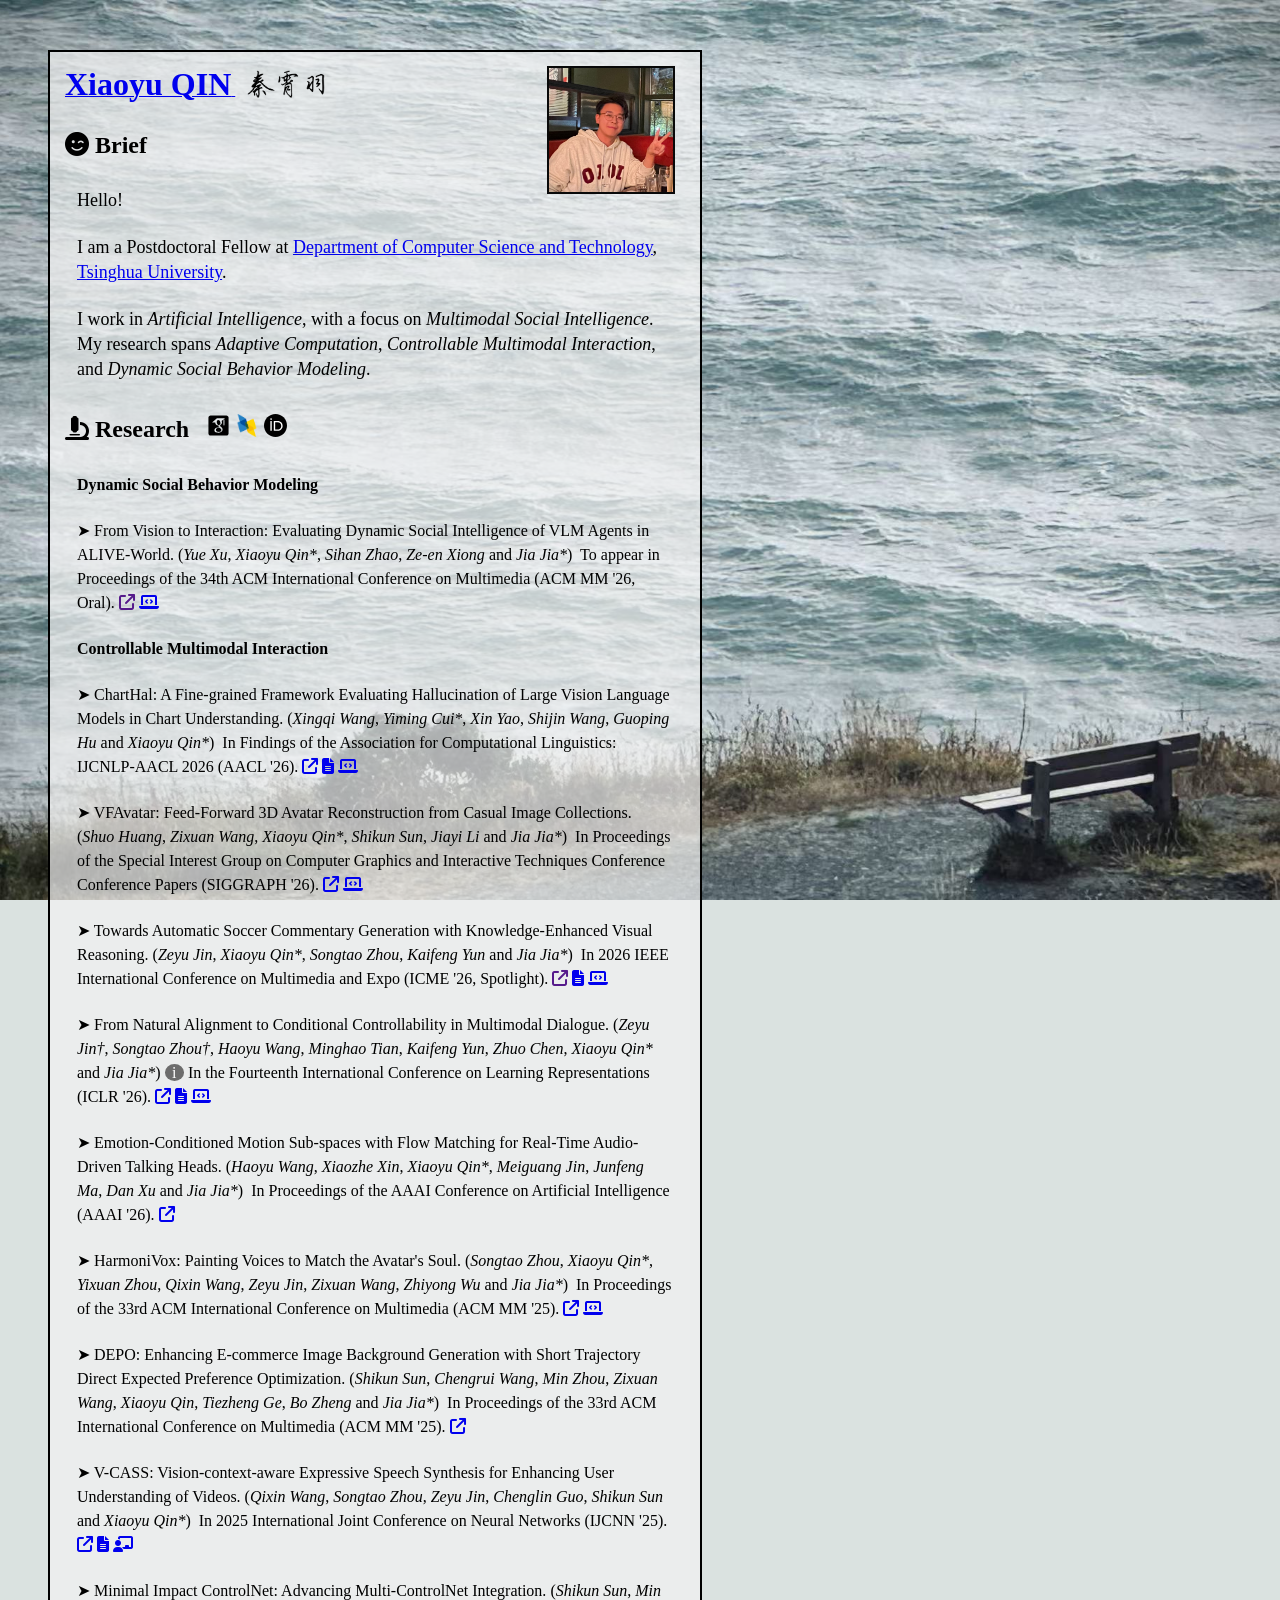
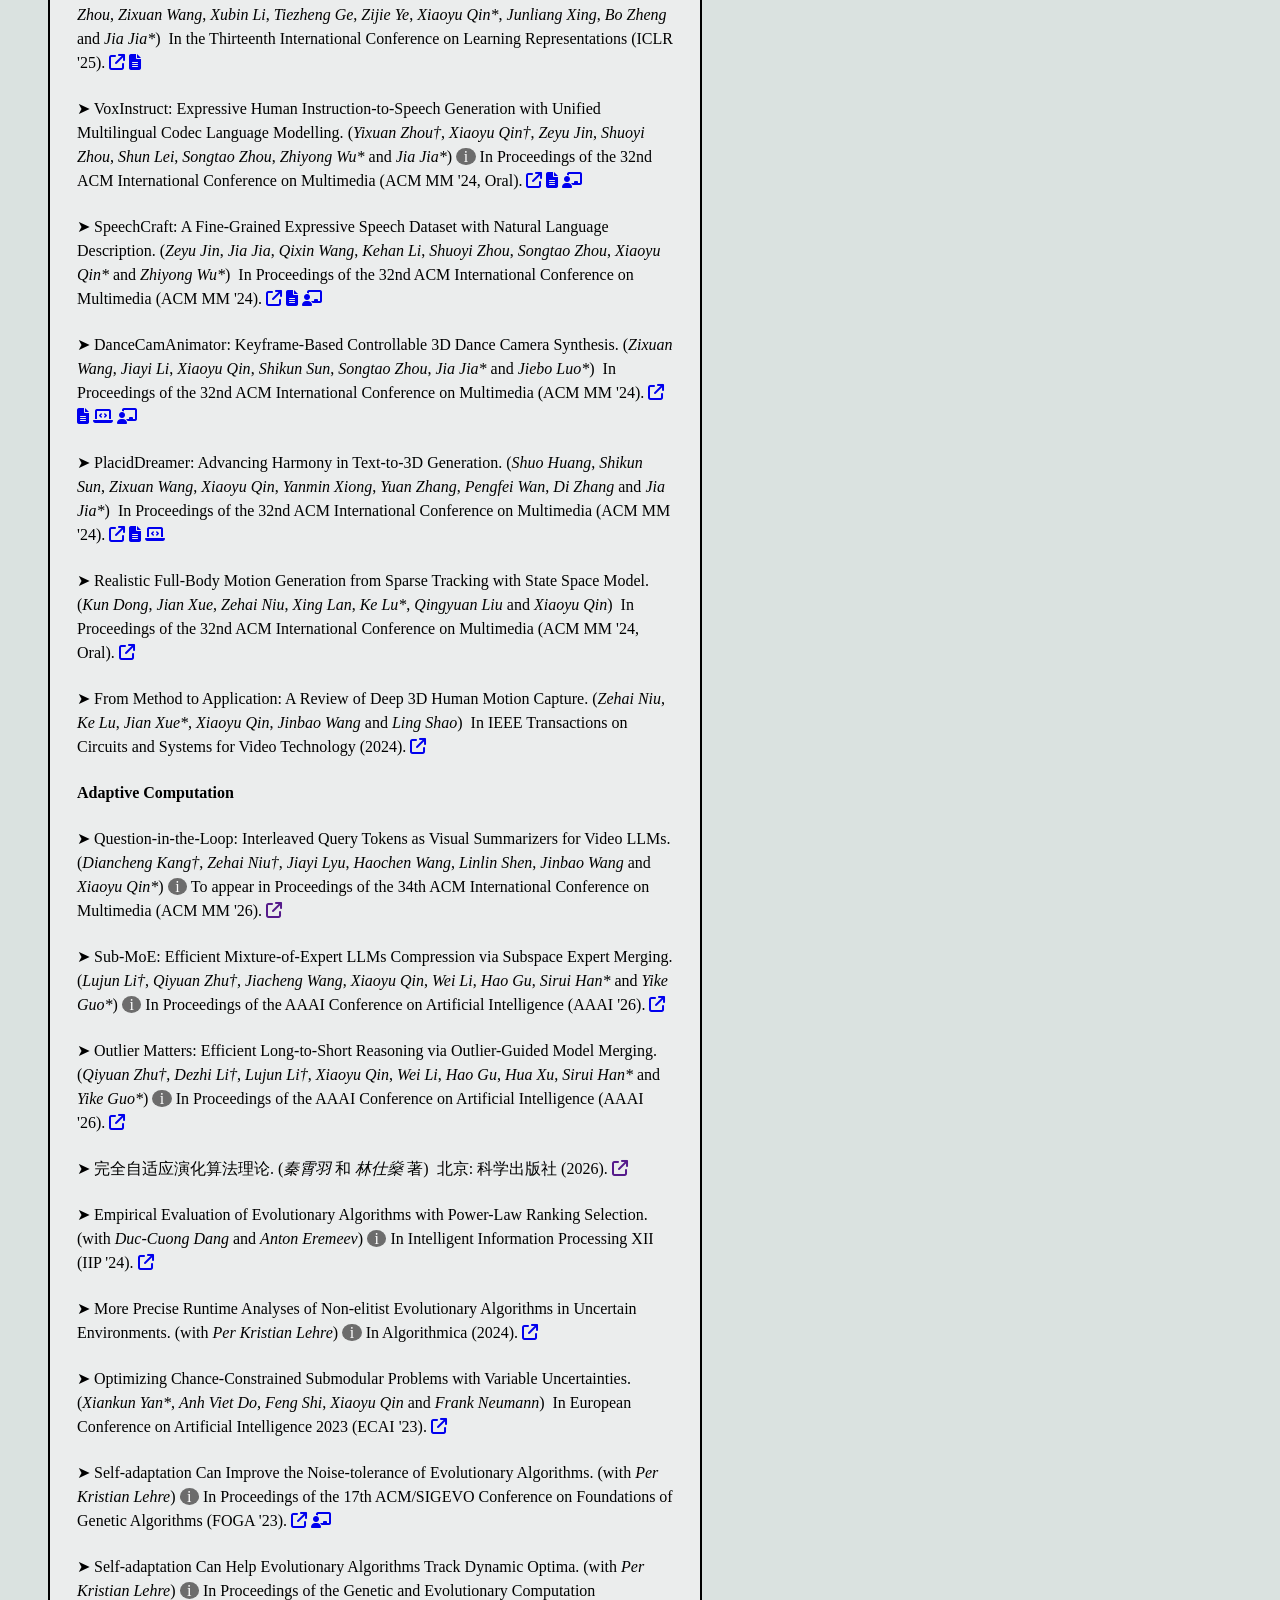
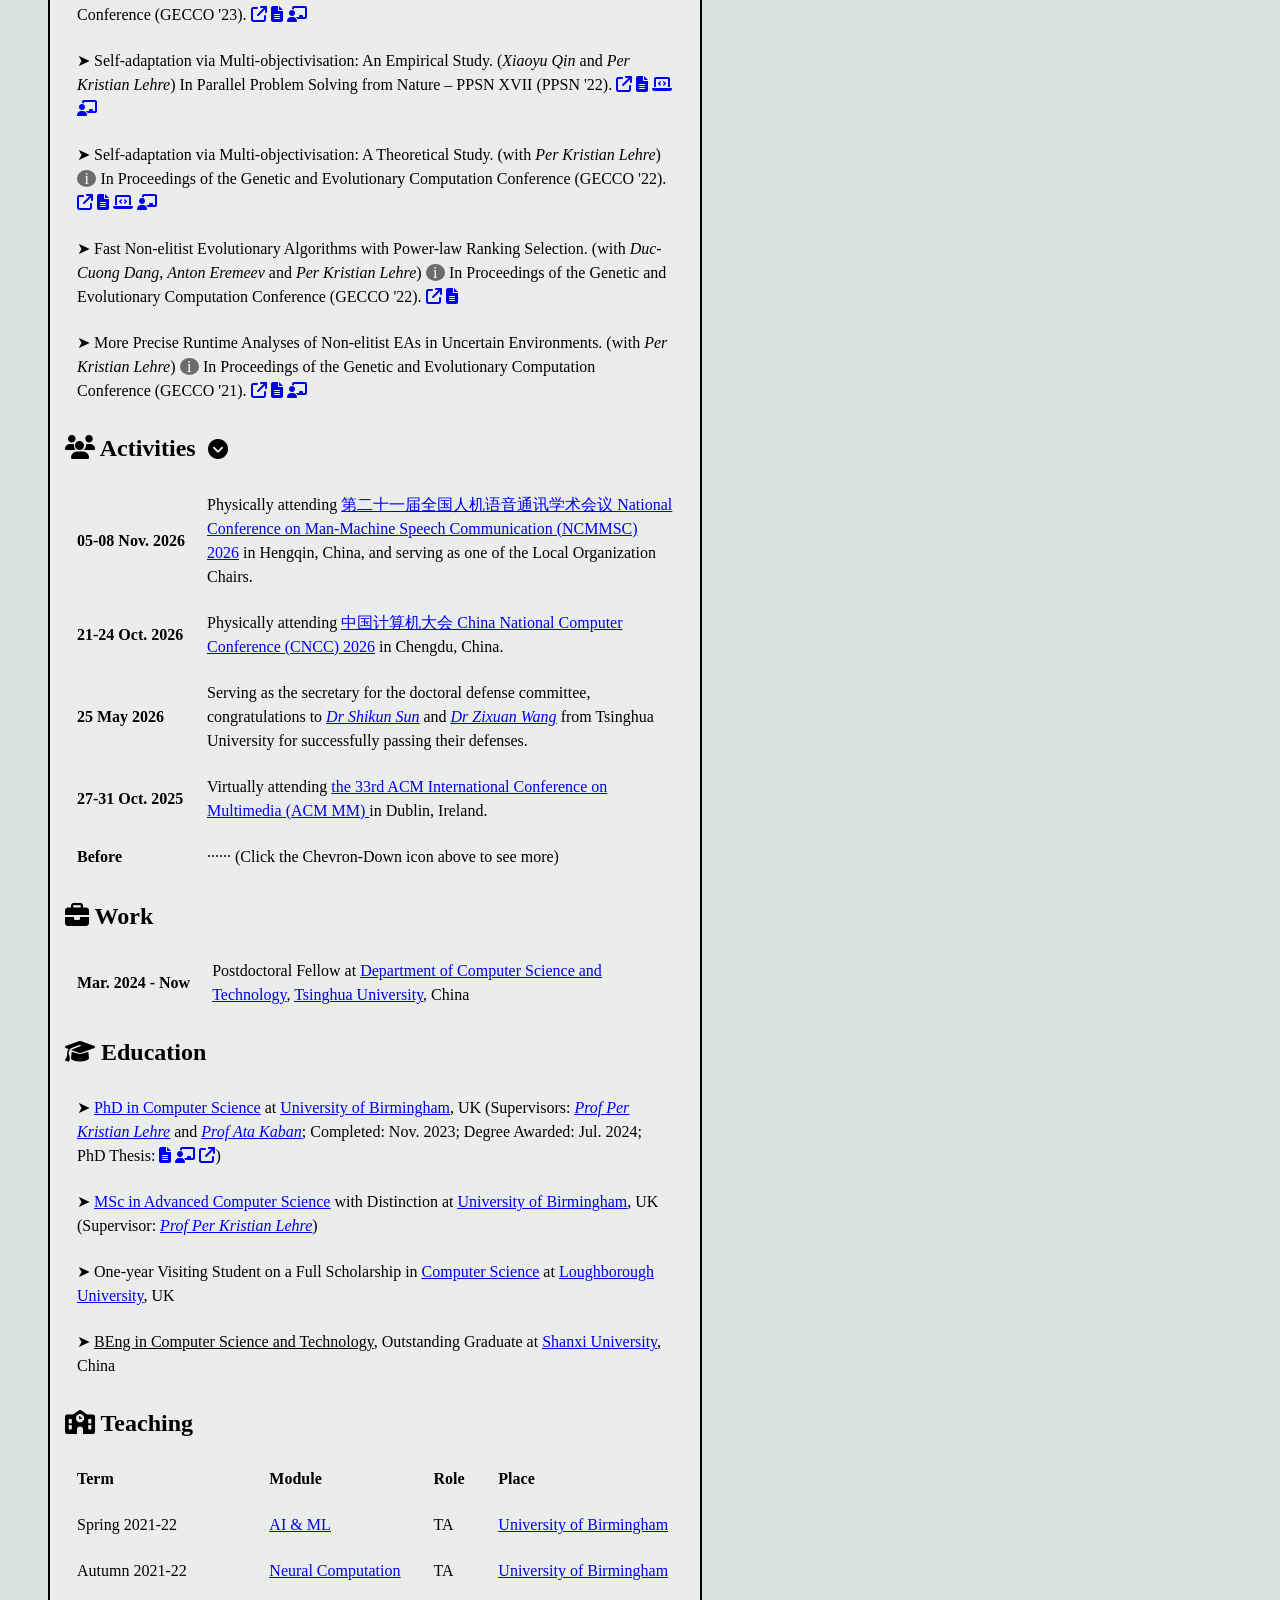
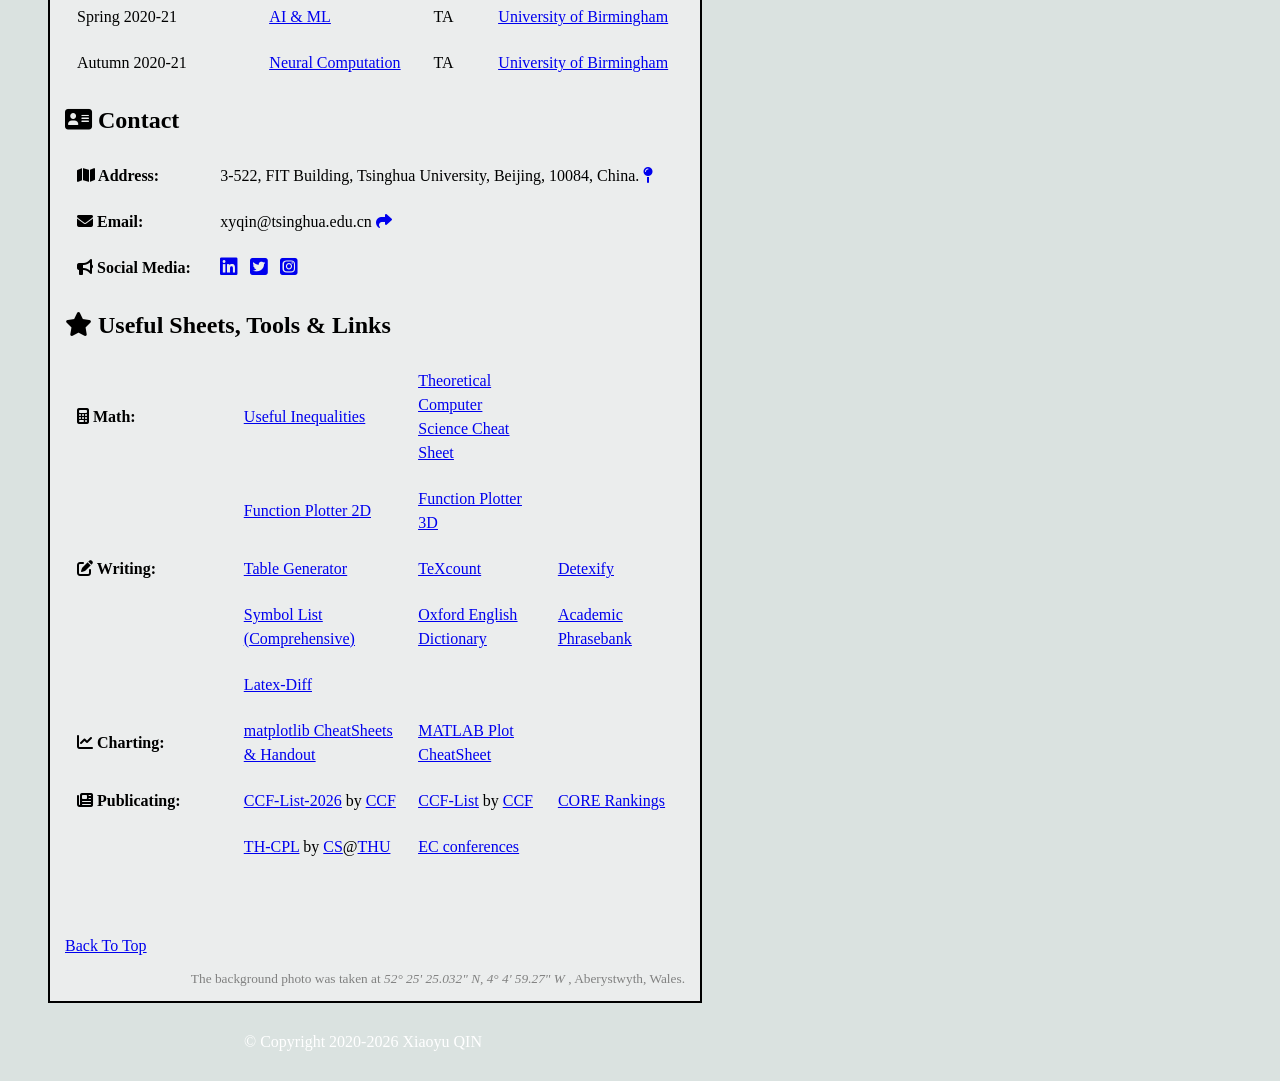
<file: index.html>
<!DOCTYPE HTML>
<html lang="en-us">
<head>
  <link rel="icon" href="images/thu_low_icon.png">
  <!-- Google tag (gtag.js) -->
  <script async src="https://www.googletagmanager.com/gtag/js?id=G-Z22FG1EKD8"></script>
  <script>
    window.dataLayer = window.dataLayer || [];
    function gtag(){dataLayer.push(arguments);}
    gtag('js', new Date());

    gtag('config', 'G-Z22FG1EKD8');
  </script>
  <script>
    function showMoreRows() {
      const hiddenRows = document.getElementsByClassName("hidden-row");
      const button = document.getElementsByTagName("button")[0];
      const icon = button.querySelector("i");

      // Toggle visibility of hidden rows
      for (let i = 0; i < hiddenRows.length; i++) {
        hiddenRows[i].classList.toggle("visible-row"); 
      }

      // Update the button icon
      if (hiddenRows.length > 0 && hiddenRows[0].classList.contains("visible-row")) {
        icon.classList.remove("fa-circle-chevron-down");
        icon.classList.add("fa-circle-chevron-up");
      } else {
        icon.classList.remove("fa-circle-chevron-up");
        icon.classList.add("fa-circle-chevron-down");
      }
    }
  </script>

  <!-- our project needs Font Awesome -->
  <link href="assets/css/fontawesome.css" rel="stylesheet" />
  <link href="assets/css/brands.css" rel="stylesheet" />
  <link href="assets/css/solid.css" rel="stylesheet" />
  <!-- <script src="https://kit.fontawesome.com/1f08730ab9.js" crossorigin="anonymous"></script> -->
  <!-- <style> 
    .divcss7{width:30%; height:30%;overflow:hidden} 
    .divcss7 img{max-width:30%;_width:expression(this.width > 300 ? "300px" : this.width);} 
    </style>  -->
  <title>Xiaoyu QIN</title>
  <!-- Google tag (gtag.js) -->
  <script async src="https://www.googletagmanager.com/gtag/js?id=G-Z22FG1EKD8"></script>
  <script>
    window.dataLayer = window.dataLayer || [];
    function gtag(){dataLayer.push(arguments);}
    gtag('js', new Date());

    gtag('config', 'G-Z22FG1EKD8');
  </script>
  <meta http-equiv="Content-Type" content="text/html; charset=utf-8">
  <!-- <meta name="viewport" content="width=device-width, initial-scale=0.7"> -->
  <style type="text/css">
    .custom-button {
      background: none;
      border: none;
      cursor: pointer;
      font-size: 20px; /* Set the desired font size here */
      padding: 0;
      color: #000000; /* Change the color to your desired color */
    }

    /* Optional: Add hover effect */
    .custom-button:hover {
      color: #0056b3; /* Change the color to your desired hover color */
    }

    .hidden-row {
      display: none;
    }
  
    .visible-row {
      display: table-row;
    }
    #s_act,
    #s_res table {
      /* Keep activities and publications at the same text scale on mobile. */
      -webkit-text-size-adjust: 100%;
      text-size-adjust: 100%;
    }
    #s_act table,
    #s_res table {
      font-size: 1rem;
    }
    .wrap {
        display:inline;
        margin:0px;
        padding:0px;
        width:auto;
        height:auto;
        position:relative;
        background-color:rgb(108, 108, 108);
        border-radius:100%;
        
    }
    
    .help-tip {
      display:inline;
        width:24px;
        height:24px;
        line-height:24px;
        text-align:center;
        border-radius:50%;
        position:relative;
        cursor:help;
    }
    .help-tip:before {
        text-align: center;
        content:" i";
        padding:3.5px;
        font-size:100%;
        font:bold;
        white-space: pre;
        color:rgb(255, 255, 255);
    }
    .help-tip p {
        display:none;
        text-align:center;
        padding: 2px;
        line-height: 120%;
        font-size: 90%;
        background-color:rgb(108, 108, 108);
        color:rgb(255, 255, 255);
        float:initial;
        width:250px;
        position:absolute;
        border-radius:2px;
        z-index: 100;
    }
    .help-tip:hover p {
        display:block;
        animation:fadein 0.5s;
    }
    @keyframes fadein {
        0% {
          opacity:0;
        }
        100% {
          opacity:100%;
        }
    }
		.image-container {
			position: relative;
			display: inline;
      cursor: pointer;
		}
		.image {
			position: absolute;
			top: 100%;
			display: none;
      border:2px solid rgb(100, 100, 100);
      background-color: rgba(235, 235, 235, 0.925);
      z-index: 101;
		}
		.text:hover + .image {
      top: 65px;
      left: 0px;
      width: 473px;
			display: inline;
		}
    </style>
  <style>
    body{
      min-height: 100vh;
      min-height: 100dvh;
      isolation: isolate;
      background-color: rgb(218, 226, 224);
    }
    body::before{
      content: "";
      position: fixed;
      inset: 0;
      z-index: -1;
      pointer-events: none;
      background-color: rgb(218, 226, 224);
      background-image: url("images/aberystwyth_laptop.jpg"); 
      background-repeat: no-repeat;
      background-size: cover;
      background-position: center center;
    }
    @media (max-width: 700px), (orientation: portrait) and (pointer: coarse){
      body::before{
        background-image: url("images/aberystwyth_mobile.jpg");
        background-size: calc(100vw - 24px) auto;
      }
    }
    @supports (width: 100dvw){
      @media (max-width: 700px), (orientation: portrait) and (pointer: coarse){
        body::before{
          background-size: calc(100dvw - 24px) auto;
        }
      }
    }
    @media (orientation: landscape) and (pointer: coarse) and (max-width: 1000px){
      body::before{
        background-image: url("images/aberystwyth_laptop.jpg");
        background-size: auto calc(100vh - 24px);
      }
    }
    @supports (height: 100dvh){
      @media (orientation: landscape) and (pointer: coarse) and (max-width: 1000px){
        body::before{
          background-size: auto calc(100dvh - 24px);
        }
      }
    }
    .div-all{
      border:2px solid rgb(0, 0, 0);
      background-color: rgba(243, 243, 243, 0.7);
      margin-left: 40px;
      margin-right: 40px;
      margin-top:50px; 
      margin-bottom: 30px; 
      max-width: 650px;
      line-height: 150%;
    }
    .div-out{
      margin-left: 30px;
      margin-right: 30px;
      margin-top:30px; 
      margin-bottom: 30px; 
      max-width: 650px;
    }
    .div-sect{
      margin-left: 15px;
      margin-right: 15px;
      margin-top:15px; 
      margin-bottom: 15px; 
    }
  </style>

</head>

<body>
    <div class="div-all">
    <div class="div-sect" id="top">
      <a href="#s_cont">
        <font size="6" face="serif"><strong>Xiaoyu QIN</strong></font>
      </a>
      &nbsp;&nbsp;&nbsp;<img class="picture" src="images/xiaoyu_cn_name_it.png" style="position:relative;top:3px" height="10%" width="12.5%">
    </div>

    <div class="div-out">
    </div>



    <div class="div-sect">
      <section>
        <h1><i class="fa-solid fa-face-smile-wink"></i> Brief&nbsp;</h1>
        <a href="images/xiaoyu_qin_thu_original.png"><img class="picture" src="images/xiaoyu_qin_thu.jpg" alt="Xiaoyu QIN" text-align:center  align="right" height="20%" width="20%" style="margin:-110px 10px;border:2px solid #090909" height="20%" width="20%"/></a>
        <table cellpadding="10" width="100%">
          <tr>
            <td>
              <div><font size="4.75">Hello!&nbsp; </font> </div>
            </td>
          </tr>
          <tr>
            <td>
              <div> <font size="4.75"> 
                I am a Postdoctoral Fellow at <a
                  href="https://www.cs.tsinghua.edu.cn"><u>Department of Computer Science and Technology</u></a>, <a href="https://www.tsinghua.edu.cn"><u>Tsinghua University</u></a>.
              </font>
              </div>
            </td>
          </tr>
          <tr>
            <td>
              <div><font size="4.75"> 
                I work in <em>Artificial Intelligence</em>, with a focus on <em>Multimodal Social Intelligence</em>. My research spans <em>Adaptive Computation</em>, <em>Controllable Multimodal Interaction</em>, and <em>Dynamic Social Behavior Modeling</em>.
              </font>
            </div>
            </td>
          </tr>
        </table>        
      </section>
    </div>

    <div class="div-sect">
      <section id="s_res">
        <h1><i class="fa-solid fa-microscope"></i> Research&nbsp;&nbsp;
          <a href="https://scholar.google.com/citations?user=3WLGlb4AAAAJ&hl=en" style="text-decoration: none;" target="_blank">
            <img src="images/google-scholar-square.svg" width="22.5" height="22.5">
          </a>
          <a href="https://dblp.org/pid/244/2485-1.html" style="text-decoration: none;" target="_blank">
            <img src="images/dblp-logo.png" width="22.5" height="22.5">
          </a>
          <!-- <a href="https://www.scopus.com/authid/detail.uri?authorId=57226014441" style="text-decoration: none;" target="_blank">
            <img src="images/scopus.svg" width="23.5" height="23.5">
          </a> -->
          <a href="https://orcid.org/0000-0002-9720-3220" target="_blank">
            <img src="images/orcid.svg" width="22.5" height="22.5">
          </a>
        </h1>
        <table cellpadding="10" width="100%">
          <tr>
            <td nowrap="nowrap">
              <div><strong>Dynamic Social Behavior Modeling</strong></div>
            </td>
          </tr>
          <tr>
            <td>
              <div>
                <div class="image-container">
                  <p class="text" style="display: inline;" >
                    &#10148 From Vision to Interaction: Evaluating Dynamic Social Intelligence of VLM Agents in ALIVE-World.
                  </p>
                  <img class="image" style="width:284px;height:auto;" src="images/paper-img/acmmm2026-alive-world.jpg">
                </div>
                (<em>Yue Xu</em>, <em>Xiaoyu Qin*</em>, <em>Sihan Zhao</em>, <em>Ze-en Xiong</em> and <em>Jia Jia*</em>)
                &zwnj;
                To appear in Proceedings of the 34th ACM International Conference on Multimedia (ACM MM '26, Oral). <a href=""><i class="fa-solid fa-arrow-up-right-from-square"></i></a> <a href="https://alivebench2026.github.io"><i class="fa-solid fa-laptop-code"></i></a></div>
            </td>
          </tr>
          <tr>
            <td nowrap="nowrap">
              <div><strong>Controllable Multimodal Interaction</strong></div>
            </td>
          </tr>
          <tr>
            <td>
              <div>
                <div class="image-container">
                  <p class="text" style="display: inline;" >
                    &#10148 ChartHal: A Fine-grained Framework Evaluating Hallucination of Large Vision Language Models in Chart Understanding.
                  </p>
                  <img class="image" src="images/paper-img/aacl2026-charthal.jpg">
                </div>
                (<em>Xingqi Wang</em>, <em>Yiming Cui*</em>, <em>Xin Yao</em>, <em>Shijin Wang</em>, <em>Guoping Hu</em> and <em>Xiaoyu Qin*</em>)
                &zwnj;
                In Findings of the Association for Computational Linguistics: IJCNLP-AACL 2026 (AACL '26). <a href="https://aclanthology.org/2026.findings-aacl.88/"><i class="fa-solid fa-arrow-up-right-from-square"></i></a> <a href="https://arxiv.org/pdf/2509.17481"><i class="fa-regular fa-file-lines"></i></a> <a href="https://github.com/ymcui/ChartHal"><i class="fa-solid fa-laptop-code"></i></a></div>
            </td>
          </tr>
          <tr>
            <td>
              <div>
                <div class="image-container">
                  <p class="text" style="display: inline;" > 
                    &#10148 VFAvatar: Feed-Forward 3D Avatar Reconstruction from Casual Image Collections. 
                  </p>
                  <img class="image" src="images/paper-img/siggraph2026-vfavatar.jpg">
                </div> 
                (<em>Shuo Huang</em>, <em>Zixuan Wang</em>, <em>Xiaoyu Qin*</em>, <em>Shikun Sun</em>, <em>Jiayi Li</em> and <em>Jia Jia*</em>)
                &zwnj;
                In Proceedings of the Special Interest Group on Computer Graphics and Interactive Techniques Conference Conference Papers (SIGGRAPH '26). <a href="https://doi.org/10.1145/3799902.3811171"><i class="fa-solid fa-arrow-up-right-from-square"></i></a> <a href="https://github.com/huangshuo200823/VFAvatar"><i class="fa-solid fa-laptop-code"></i></a></div>
            </td>
          </tr>
          <tr>
            <td>
              <div>
                <div class="image-container">
                  <p class="text" style="display: inline;" > 
                    &#10148 Towards Automatic Soccer Commentary Generation with Knowledge-Enhanced Visual Reasoning. 
                  </p>
                  <img class="image" src="images/paper-img/icme2026-soccer.jpg">
                </div> 
                (<em>Zeyu Jin</em>, <em>Xiaoyu Qin*</em>, <em>Songtao Zhou</em>, <em>Kaifeng Yun</em> and <em>Jia Jia*</em>)
                &zwnj;
                In 2026 IEEE International Conference on Multimedia and Expo (ICME '26, Spotlight). <a href=""><i class="fa-solid fa-arrow-up-right-from-square"></i></a> <a href="https://arxiv.org/pdf/2604.00057"><i class="fa-regular fa-file-lines"></i></a> <a href="https://gamesight2025.github.io/gamesight2025/"><i class="fa-solid fa-laptop-code"></i></a></div>
            </td>
          </tr>
          <tr>
            <td>
              <div>
                <div class="image-container">
                  <p class="text" style="display: inline;" > 
                    &#10148 From Natural Alignment to Conditional Controllability in Multimodal Dialogue. 
                  </p>
                  <img class="image" src="images/paper-img/iclr2026-mm-dia.jpg">
                </div> 
                (<em>Zeyu Jin&#8224;</em>, <em>Songtao Zhou&#8224;</em>, <em>Haoyu Wang</em>, <em>Minghao Tian</em>, <em>Kaifeng Yun</em>, <em>Zhuo Chen</em>, <em>Xiaoyu Qin*</em> and <em>Jia Jia*</em>)
                <div class="wrap">
                  <div class="help-tip">
                    <p>&#8224;: Equal contribution <br>*: Corresponding author(s).</p>
                  </div> 
                </div> 
                &zwnj;
                In the Fourteenth International Conference on Learning Representations (ICLR '26). <a href="https://iclr.cc/virtual/2026/poster/10008267"><i class="fa-solid fa-arrow-up-right-from-square"></i></a> <a href="https://arxiv.org/pdf/2603.29162"><i class="fa-regular fa-file-lines"></i></a> <a href="https://mmdiaiclr26.github.io/mmdiaiclr26/"><i class="fa-solid fa-laptop-code"></i></a></div>
            </td>
          </tr>
          <tr>
            <td>
              <div>
                <div class="image-container">
                  <p class="text" style="display: inline;" > 
                    &#10148 Emotion-Conditioned Motion Sub-spaces with Flow Matching for Real-Time Audio-Driven Talking Heads. 
                  </p>
                  <img class="image" style="width:400px;height:auto;" src="images/paper-img/aaai2025-talkingface.jpg">
                </div> 
                (<em>Haoyu Wang</em>, <em>Xiaozhe Xin</em>, <em>Xiaoyu Qin*</em>, <em>Meiguang Jin</em>, <em>Junfeng Ma</em>, <em>Dan Xu</em> and <em>Jia Jia*</em>)
                &zwnj;
                In Proceedings of the AAAI Conference on Artificial Intelligence (AAAI '26). <a href="https://doi.org/10.1609/aaai.v40i21.38834"><i class="fa-solid fa-arrow-up-right-from-square"></i></a> </div>
            </td>
          </tr>
          <tr>
            <td>
              <div>
                <div class="image-container">
                  <p class="text" style="display: inline;" > 
                    &#10148 HarmoniVox: Painting Voices to Match the Avatar's Soul. 
                  </p>
                  <img class="image" src="images/paper-img/acmmm2025-harmonivox.jpg">
                </div> 
                (<em>Songtao Zhou</em>, <em>Xiaoyu Qin*</em>, <em>Yixuan Zhou</em>, <em>Qixin Wang</em>, <em>Zeyu Jin</em>, <em>Zixuan Wang</em>, <em>Zhiyong Wu</em> and <em>Jia Jia*</em>)
                &zwnj;
                In Proceedings of the 33rd ACM International Conference on Multimedia (ACM MM '25). <a href="https://doi.org/10.1145/3746027.3755736"><i class="fa-solid fa-arrow-up-right-from-square"></i></a> <a href="https://harmonivox.github.io/harmonivox/"><i class="fa-solid fa-laptop-code"></i></a> </div>
            </td>
          </tr>
          <tr>
            <td>
              <div>
                <div class="image-container">
                  <p class="text" style="display: inline;" > 
                    &#10148 DEPO: Enhancing E-commerce Image Background Generation with Short Trajectory Direct Expected Preference Optimization. 
                  </p>
                  <img class="image" src="images/paper-img/acmmm2025-depo.jpg">
                </div> 
                (<em>Shikun Sun</em>, <em>Chengrui Wang</em>, <em>Min Zhou</em>, <em>Zixuan Wang</em>, <em>Xiaoyu Qin</em>, <em>Tiezheng Ge</em>, <em>Bo Zheng</em> and <em>Jia Jia*</em>)
                &zwnj;
                In Proceedings of the 33rd ACM International Conference on Multimedia (ACM MM '25). <a href="https://doi.org/10.1145/3746027.3755499"><i class="fa-solid fa-arrow-up-right-from-square"></i></a> </div>
            </td>
          </tr>
          <tr>
            <td>
              <div>
                <div class="image-container">
                  <p class="text" style="display: inline;" > 
                    &#10148 V-CASS: Vision-context-aware Expressive Speech Synthesis for Enhancing User Understanding of Videos. 
                  </p>
                  <img class="image" src="images/paper-img/ijcnn2025-vcass-main.png">
                </div> 
                (<em>Qixin Wang</em>, <em> Songtao Zhou</em>, <em>Zeyu Jin</em>, <em>Chenglin Guo</em>, <em> Shikun Sun</em> and <em>Xiaoyu Qin*</em>)
                &zwnj;
                In 2025 International Joint Conference on Neural Networks (IJCNN '25). <a href="https://doi.org/10.1109/IJCNN64981.2025.11228511"><i class="fa-solid fa-arrow-up-right-from-square"></i></a> <a href="https://www.arxiv.org/pdf/2506.16716"><i class="fa-regular fa-file-lines"></i></a> <a href="https://vimeo.com/1095989244"><i class="fa-solid fa-chalkboard-user"></i></a></div>
            </td>
          </tr>
          <tr>
            <td>
              <div>
                <div class="image-container">
                  <p class="text" style="display: inline;" > 
                    &#10148 Minimal Impact ControlNet: Advancing Multi-ControlNet Integration. 
                  </p>
                  <img class="image" src="images/paper-img/icrl2025-minimal.jpg">
                </div> 
                (<em>Shikun Sun</em>, <em>Min Zhou</em>, <em>Zixuan Wang</em>, <em>Xubin Li</em>, <em>Tiezheng Ge</em>, <em>Zijie Ye</em>, <em>Xiaoyu Qin*</em>, <em>Junliang Xing</em>, <em>Bo Zheng</em> and <em>Jia Jia*</em>)
                &zwnj;
                In the Thirteenth International Conference on Learning Representations (ICLR '25). <a href="https://iclr.cc/virtual/2025/poster/28156"><i class="fa-solid fa-arrow-up-right-from-square"></i></a> <a href="https://openreview.net/forum?id=rzbSNDXgGD"><i class="fa-regular fa-file-lines"></i></a></div>
            </td>
          </tr>
          <tr>
            <td>
              <div>
                <div class="image-container">
                  <p class="text" style="display: inline;" > 
                    &#10148 VoxInstruct: Expressive Human Instruction-to-Speech Generation with Unified Multilingual Codec Language Modelling. 
                  </p>
                  <img class="image" src="images/paper-img/acmmm2024-voxinstruct.png">
                </div> 
                (<em>Yixuan Zhou&#8224;</em>, <em>Xiaoyu Qin&#8224;</em>, <em>Zeyu Jin</em>, <em>Shuoyi Zhou</em>, <em>Shun Lei</em>, <em>Songtao Zhou</em>, <em>Zhiyong Wu*</em> and <em>Jia Jia*</em>)
                <div class="wrap">
                  <div class="help-tip">
                    <p>&#8224;: Equal contribution <br>*: Corresponding author(s).</p>
                  </div> 
                </div> 
                &zwnj;
                In Proceedings of the 32nd ACM International Conference on Multimedia (ACM MM '24, Oral). <a href="https://dl.acm.org/doi/abs/10.1145/3664647.3681680"><i class="fa-solid fa-arrow-up-right-from-square"></i></a> <a href="https://www.arxiv.org/pdf/2408.15676"><i class="fa-regular fa-file-lines"></i></a> <a href="https://voxinstruct.github.io/VoxInstruct/"><i class="fa-solid fa-chalkboard-user"></i></a> </div>
            </td>
          </tr>
          <tr>
            <td>
              <div>
                <div class="image-container">
                  <p class="text" style="display: inline;" > 
                    &#10148 SpeechCraft: A Fine-Grained Expressive Speech Dataset with Natural Language Description. 
                  </p>
                  <img class="image" src="images/paper-img/acmmm2024-speechcraft.png">
                </div> 
                (<em>Zeyu Jin</em>, <em>Jia Jia</em>, <em>Qixin Wang</em>, <em>Kehan Li</em>, <em>Shuoyi Zhou</em>, <em>Songtao Zhou</em>, <em>Xiaoyu Qin*</em> and <em>Zhiyong Wu*</em>)
                &zwnj;
                In Proceedings of the 32nd ACM International Conference on Multimedia (ACM MM '24). <a href="https://dl.acm.org/doi/abs/10.1145/3664647.3681674"><i class="fa-solid fa-arrow-up-right-from-square"></i></a> <a href="https://arxiv.org/pdf/2408.13608"><i class="fa-regular fa-file-lines"></i></a> <a href="https://speechcraft2024.github.io/speechcraft2024/"><i class="fa-solid fa-chalkboard-user"></i></a> </div>
            </td>
          </tr>
          <tr>
            <td>
              <div>
                <div class="image-container">
                  <p class="text" style="display: inline;" > 
                    &#10148 DanceCamAnimator: Keyframe-Based Controllable 3D Dance Camera Synthesis. 
                  </p>
                  <img class="image" src="images/paper-img/acmmm2024-dancecamanimator.png">
                </div> 
                (<em>Zixuan Wang</em>, <em>Jiayi Li</em>, <em>Xiaoyu Qin</em>, <em>Shikun Sun</em>, <em>Songtao Zhou</em>, <em>Jia Jia*</em> and <em>Jiebo Luo*</em>)
                &zwnj;
                In Proceedings of the 32nd ACM International Conference on Multimedia (ACM MM '24). <a href="https://dl.acm.org/doi/abs/10.1145/3664647.3680980"><i class="fa-solid fa-arrow-up-right-from-square"></i></a> <a href="https://arxiv.org/pdf/2409.14925"><i class="fa-regular fa-file-lines"></i></a> <a href="https://github.com/Carmenw1203/DanceCamAnimator-Official"><i class="fa-solid fa-laptop-code"></i></a> <a href="https://carmenw1203.github.io/DanceCamAnimator.github.io/"><i class="fa-solid fa-chalkboard-user"></i></a> </div>
            </td>
          </tr>
          <tr>
            <td>
              <div>
                <div class="image-container">
                  <p class="text" style="display: inline;" > 
                    &#10148 PlacidDreamer: Advancing Harmony in Text-to-3D Generation. 
                  </p>
                  <img class="image" src="images/paper-img/acmmm2024-placiddreamer.png">
                </div> 
                (<em>Shuo Huang</em>, <em>Shikun Sun</em>, <em>Zixuan Wang</em>, <em>Xiaoyu Qin</em>, <em>Yanmin Xiong</em>, <em>Yuan Zhang</em>, <em>Pengfei Wan</em>, <em>Di Zhang</em> and <em>Jia Jia*</em>)
                &zwnj;
                In Proceedings of the 32nd ACM International Conference on Multimedia (ACM MM '24). <a href="https://dl.acm.org/doi/abs/10.1145/3664647.3681276"><i class="fa-solid fa-arrow-up-right-from-square"></i></a> <a href="https://arxiv.org/pdf/2407.13976"><i class="fa-regular fa-file-lines"></i></a> <a href="https://github.com/HansenHuang0823/PlacidDreamer"><i class="fa-solid fa-laptop-code"></i></a> </div>
            </td> 
          </tr>
          <tr>
            <td>
              <div>
                <div class="image-container">
                  <p class="text" style="display: inline;" > 
                    &#10148 Realistic Full-Body Motion Generation from Sparse Tracking with State Space Model. 
                  </p>
                  <img class="image" src="images/paper-img/acmmm2024-motiongeneration.png">
                </div> 
                (<em>Kun Dong</em>, <em>Jian Xue</em>, <em>Zehai Niu</em>, <em>Xing Lan</em>, <em>Ke Lu*</em>, <em>Qingyuan Liu</em> and <em>Xiaoyu Qin</em>)
                &zwnj;
                In Proceedings of the 32nd ACM International Conference on Multimedia (ACM MM '24, Oral). <a href="https://dl.acm.org/doi/abs/10.1145/3664647.3681013"><i class="fa-solid fa-arrow-up-right-from-square"></i></a> </div>
            </td>
          </tr>
          <tr>
            <td>
              <div>
                <div class="image-container">
                  <p class="text" style="display: inline;" > 
                    &#10148 From Method to Application: A Review of Deep 3D Human Motion Capture. 
                  </p>
                  <img class="image" src="images/paper-img/tcsvt2024-review-3d.png">
                </div> 
                (<em>Zehai Niu</em>, <em>Ke Lu</em>, <em>Jian Xue*</em>, <em>Xiaoyu Qin</em>, <em>Jinbao Wang</em> and <em>Ling Shao</em>)
                &zwnj;
                In IEEE Transactions on Circuits and Systems for Video Technology (2024). <a href="https://doi.org/10.1109/TCSVT.2024.3423411"><i class="fa-solid fa-arrow-up-right-from-square"></i></a></div>
            </td>
          </tr>
          <tr>
            <td nowrap="nowrap">
              <div><strong>Adaptive Computation</strong></div>
            </td>
          </tr>
          <tr>
            <td>
              <div>
                <div class="image-container">
                  <p class="text" style="display: inline;" >
                    &#10148 Question-in-the-Loop: Interleaved Query Tokens as Visual Summarizers for Video LLMs.
                  </p>
                  <img class="image" src="images/paper-img/acmmm2026-question-loop.jpg">
                </div>
                (<em>Diancheng Kang&#8224;</em>, <em>Zehai Niu&#8224;</em>, <em>Jiayi Lyu</em>, <em>Haochen Wang</em>, <em>Linlin Shen</em>, <em>Jinbao Wang</em> and <em>Xiaoyu Qin*</em>)
                <div class="wrap">
                  <div class="help-tip">
                    <p>&#8224;: Equal contribution <br>*: Corresponding author(s).</p>
                  </div>
                </div>
                &zwnj;
                To appear in Proceedings of the 34th ACM International Conference on Multimedia (ACM MM '26). <a href=""><i class="fa-solid fa-arrow-up-right-from-square"></i></a></div>
            </td>
          </tr>
          <tr>
            <td>
              <div>
                <div class="image-container">
                  <p class="text" style="display: inline;" >
                    &#10148 Sub-MoE: Efficient Mixture-of-Expert LLMs Compression via Subspace Expert Merging.
                  </p>
                  <img class="image" src="images/paper-img/aaai2026-sub-moe.jpg">
                </div>
                (<em>Lujun Li&#8224;</em>, <em>Qiyuan Zhu&#8224;</em>, <em>Jiacheng Wang</em>, <em>Xiaoyu Qin</em>, <em>Wei Li</em>, <em>Hao Gu</em>, <em>Sirui Han*</em> and <em>Yike Guo*</em>)
                <div class="wrap">
                  <div class="help-tip">
                    <p>&#8224;: Equal contribution <br>*: Corresponding author(s).</p>
                  </div>
                </div>
                &zwnj;
                In Proceedings of the AAAI Conference on Artificial Intelligence (AAAI '26). <a href="https://doi.org/10.1609/aaai.v40i27.39464"><i class="fa-solid fa-arrow-up-right-from-square"></i></a></div>
            </td>
          </tr>
          <tr>
            <td>
              <div>
                <div class="image-container">
                  <p class="text" style="display: inline;" >
                    &#10148 Outlier Matters: Efficient Long-to-Short Reasoning via Outlier-Guided Model Merging.
                  </p>
                  <img class="image" src="images/paper-img/aaai2026-outlier-matters.jpg">
                </div>
                (<em>Qiyuan Zhu&#8224;</em>, <em>Dezhi Li&#8224;</em>, <em>Lujun Li&#8224;</em>, <em>Xiaoyu Qin</em>, <em>Wei Li</em>, <em>Hao Gu</em>, <em>Hua Xu</em>, <em>Sirui Han*</em> and <em>Yike Guo*</em>)
                <div class="wrap">
                  <div class="help-tip">
                    <p>&#8224;: Equal contribution <br>*: Corresponding author(s).</p>
                  </div>
                </div>
                &zwnj;
                In Proceedings of the AAAI Conference on Artificial Intelligence (AAAI '26). <a href="https://doi.org/10.1609/aaai.v40i41.40828"><i class="fa-solid fa-arrow-up-right-from-square"></i></a></div>
            </td>
          </tr>
          <tr>
              <td>
                <div>
                  <div class="image-container">
                    <p class="text" style="display: inline;" > 
                      &#10148 完全自适应演化算法理论. 
                    </p>
                    <img class="image" style="width:200px;height:auto;" src="images/paper-img/sciencepress2026-saeatheory.jpg">
                  </div> 
                  (<em>秦霄羽</em> 和 <em>林仕燊</em> 著)
                  &zwnj;
                  北京: 科学出版社 (2026). <a href=""><i class="fa-solid fa-arrow-up-right-from-square"></i></a> </div>
              </td>
            </tr>            
            <tr>
              <td>
                <div>
                  <div class="image-container">
                    <p class="text" style="display: inline;" > 
                      &#10148 Empirical Evaluation of Evolutionary Algorithms with Power-Law Ranking Selection.
                    </p>
                    <img class="image" src="images/paper-img/iip2024-fast-sqrt.png">
                  </div> 
                  (with <em>Duc-Cuong Dang</em> and <em>Anton Eremeev</em>)
                  <div class="wrap">
                    <div class="help-tip">
                      <p>Following the convention of Theoretical Computer Science that the co-authors are listed in <i>Alphabetical Order</i>.</p> 
                    </div> 
                  </div> 
                  &zwnj;
                  In Intelligent Information Processing XII (IIP '24). <a href="https://doi.org/10.1007/978-3-031-57808-3_16"><i class="fa-solid fa-arrow-up-right-from-square"></i></a>
              </td>
            </tr>
            <tr>
              <td>
                <div>
                  <div class="image-container">
                    <p class="text" style="display: inline;" > &#10148 More Precise Runtime
                      Analyses of Non-elitist Evolutionary Algorithms in Uncertain Environments.</p>
                    <img class="image" style="width:400px;height:auto;" src="images/paper-img/algo2022-noise-main-thm.png">
                  </div>
                  (with <em>Per Kristian Lehre</em>)
                  <div class="wrap">
                    <div class="help-tip">
                      <p>Following the convention of Theoretical Computer Science that the co-authors are listed in <i>Alphabetical Order</i>.</p>
                    </div>
                  </div>
                  &zwnj; In Algorithmica (2024). <a href="https://link.springer.com/article/10.1007/s00453-022-01044-5"><i class="fa-solid fa-arrow-up-right-from-square"></i></a>
              </td>
            </tr>
            <tr>
              <td>
                <div>
                  <div class="image-container">
                    <p class="text" style="display: inline;" > 
                      &#10148 Optimizing Chance-Constrained Submodular Problems with Variable Uncertainties. 
                    </p>
                    <img class="image" src="images/paper-img/ecai-2023-dmc.jpg">
                  </div> 
                  (<em>Xiankun Yan*</em>, <em>Anh Viet Do</em>, <em>Feng Shi</em>, <em>Xiaoyu Qin</em> and <em>Frank Neumann</em>)
                  &zwnj;
                  In European Conference on Artificial Intelligence 2023 (ECAI '23). <a href="https://ebooks.iospress.nl/volumearticle/64526"><i class="fa-solid fa-arrow-up-right-from-square"></i></a> </div>
              </td>
            </tr>
            <tr>
              <td>
                <div>
                  <div class="image-container">
                    <p class="text" style="display: inline;" > 
                      &#10148 Self-adaptation Can Improve the Noise-tolerance of Evolutionary Algorithms. 
                    </p>
                    <img class="image" src="images/paper-img/foga2023-self-noise-results_lo_ob_fvsmr_sac.png">
                  </div> 
                  (with <em>Per Kristian Lehre</em>)
                  <div class="wrap">
                    <div class="help-tip">
                      <p>Following the convention of Theoretical Computer Science that the co-authors are listed in <i>Alphabetical Order</i>.</p> 
                    </div> 
                  </div> 
                  &zwnj;
                  In Proceedings of the 17th ACM/SIGEVO Conference on Foundations of Genetic Algorithms (FOGA '23). <a href="https://doi.org/10.1145/3594805.3607128"><i class="fa-solid fa-arrow-up-right-from-square"></i></a> <a href="Slides/poster-foga23-selfadapt-noise.pdf"> <i class="fa-solid fa-chalkboard-user"></i></a></div>
              </td>
            </tr>
            <tr>
              <td>
                <div>
                  <div class="image-container">
                    <p class="text" style="display: inline;" > 
                      &#10148 Self-adaptation Can Help Evolutionary Algorithms Track Dynamic Optima. 
                    </p>
                    <img class="image" src="images/paper-img/gecco2023-self-dynamic-illu_dmf_saea_proof_idea.png">
                  </div> 
                  (with <em>Per Kristian Lehre</em>)
                  <div class="wrap">
                    <div class="help-tip">
                      <p>Following the convention of Theoretical Computer Science that the co-authors are listed in <i>Alphabetical Order</i>.</p> 
                    </div> 
                  </div> 
                  &zwnj;
                  In Proceedings of the Genetic and
                  Evolutionary Computation Conference (GECCO '23). <a href="https://doi.org/10.1145/3583131.3590494"><i class="fa-solid fa-arrow-up-right-from-square"></i></a> <a href="Papers/gecco2023-selfadapt-dynamic.pdf"><i class="fa-regular fa-file-lines"></i></a> <a href="Slides/slides-gecco23-selfadapt-dynamic.pdf"><i class="fa-solid fa-chalkboard-user"></i></div>
                  <!-- <a href="https://doi.org/10.1007/978-3-031-14714-2_22"><i class="fa-solid fa-arrow-up-right-from-square"></i></a> <a href="Slides/poster-ppsn22-mosaea-lehre-qin.pdf" target="_blank"><i class="fa-solid fa-chalkboard-user"></i></a> -->
              </td>
            </tr>
            <tr>
              <td>
                <div>
                  <div class="image-container">
                    <p class="text" style="display: inline;" > 
                      &#10148 Self-adaptation via Multi-objectivisation: An Empirical Study. 
                    </p>
                    <img class="image" src="images/paper-img/ppsn2022-mosaea-results_nk_ppsn.png">
                  </div> 
                  (<em>Xiaoyu Qin</em> and <em>Per Kristian Lehre</em>) In
                  Parallel Problem Solving from Nature – PPSN XVII (PPSN '22). <a href="https://doi.org/10.1007/978-3-031-14714-2_22"><i class="fa-solid fa-arrow-up-right-from-square"></i></a> <a href="Papers/ppsn2022-mosaea.pdf"><i class="fa-regular fa-file-lines"></i></a> <a href="https://github.com/ChengCheng-Qin/mosa-ea"><i class="fa-solid fa-laptop-code"></i></a> <a href="Slides/poster-ppsn22-mosaea-lehre-qin.pdf"><i class="fa-solid fa-chalkboard-user"></i></a></div>
              </td>
            </tr>
            <tr>
              <td>
                <div>
                  <div class="image-container">
                    <p class="text" style="display: inline;" > 
                      &#10148 Self-adaptation via Multi-objectivisation: A Theoretical Study. 
                    </p>
                    <img class="image" src="images/paper-img/gecco2022-mosaea-illustra_mosaea_sparselocalopt.png">
                  </div> 
                  (with <em>Per Kristian Lehre</em>)
                  <div class="wrap">
                    <div class="help-tip">
                      <p>Following the convention of Theoretical Computer Science that the co-authors are listed in <i>Alphabetical Order</i>.</p> 
                    </div> 
                  </div> 
                  &zwnj;
                  In Proceedings of the Genetic and
                    Evolutionary Computation Conference (GECCO '22). <a href="https://dl.acm.org/doi/10.1145/3512290.3528836"><i class="fa-solid fa-arrow-up-right-from-square"></i></a> <a href="Papers/gecco2022-mosaea.pdf"><i class="fa-regular fa-file-lines"></i></a> <a href="https://github.com/ChengCheng-Qin/mosa-ea"><i class="fa-solid fa-laptop-code"></i></a> <a href="Slides/slides-gecco22-mosaea-lehre-qin.pdf"><i class="fa-solid fa-chalkboard-user"></i></a></div>
              </td>
            </tr>
          </tr>
          <tr>
            <td>
              <div>
                <div class="image-container">
                  <p class="text" style="display: inline;" > 
                    &#10148 Fast Non-elitist Evolutionary Algorithms with Power-law Ranking Selection.
                  </p>
                  <img class="image" src="images/paper-img/gecco2022-fast-sqrt_selection-embed.png">
                </div> 
                (with <em>Duc-Cuong Dang</em>, <em>Anton Eremeev</em> and <em>Per Kristian Lehre</em>)
                <div class="wrap">
                  <div class="help-tip">
                    <p>Following the convention of Theoretical Computer Science that the co-authors are listed in <i>Alphabetical Order</i>.</p> 
                  </div> 
                </div> 
                &zwnj;
                In Proceedings of the Genetic and
                  Evolutionary Computation Conference (GECCO '22). <a href="https://dl.acm.org/doi/10.1145/3512290.3528873"><i class="fa-solid fa-arrow-up-right-from-square"></i></a> <a href="http://pure-oai.bham.ac.uk/ws/portalfiles/portal/169522247/pap584s3_file1.pdf"><i class="fa-regular fa-file-lines"></i></a></div>
            </td>
          </tr>
          <tr>
            <td>
              <div>
                <div class="image-container">
                  <p class="text" style="display: inline;" > 
                    &#10148 More Precise Runtime
                    Analyses of Non-elitist EAs in Uncertain Environments.
                  </p>
                  <img class="image" style="width:400px;height:auto;" src="images/paper-img/gecco2021-noise-c2-condition.png">
                </div>  
                (with <em>Per Kristian Lehre</em>) 
                <div class="wrap">
                  <div class="help-tip">
                    <p>Following the convention of Theoretical Computer Science that the co-authors are listed in <i>Alphabetical Order</i>.</p> 
                  </div> 
                </div> 
                &zwnj;
                In Proceedings of the Genetic and
                  Evolutionary Computation Conference (GECCO '21). <a href="https://doi.org/10.1145/3449639.3459312"><i class="fa-solid fa-arrow-up-right-from-square"></i></a> <a href="Papers/gecco2021-uncertain.pdf" target="_blank"><i class="fa-regular fa-file-lines"></i></a> <a href="Slides/slides-gecco21-more-lehre-qin.pdf"
                    target="_blank"><i class="fa-solid fa-chalkboard-user"></i></a></div>
            </td>
          </tr>
        </table>        
      </section>
    </div>

    <div class="div-sect">
      <section id="s_act">
        <h1><i class="fa-solid fa-users"></i> Activities&nbsp; <button class="custom-button" onclick="showMoreRows()"><i class="fa-solid fa-circle-chevron-down"></i></button></h1>
        <table cellpadding="10" width="100%" align="right">
          <tr class="visible-row">
            <td width="7%" nowrap="nowrap">
              <div><strong>05-08 Nov. 2026</strong></div>
            </td>
            <td>
              <div>
                Physically attending <a href="https://www.ncmmsc.org.cn/" target="_blank">第二十一届全国人机语音通讯学术会议 National Conference on Man-Machine Speech Communication (NCMMSC) 2026</a> in Hengqin, China, and serving as one of the Local Organization Chairs.
              </div>
            </td>
          </tr>
          <tr class="visible-row">
            <td width="7%" nowrap="nowrap">
              <div><strong>21-24 Oct. 2026</strong></div>
            </td>
            <td>
              <div>
                Physically attending <a href="https://ccf.org.cn/CNCC2026" target="_blank">中国计算机大会 China National Computer Conference (CNCC) 2026</a> in Chengdu, China.
              </div>
            </td>
          </tr>
          <tr class="visible-row">
            <td width="7%" nowrap="nowrap">
              <div><strong>25 May 2026</strong></div>
            </td>
            <td>
              <div>
                Serving as the secretary for the doctoral defense committee, congratulations to <a href="https://skipper17.github.io"><em><u>Dr Shikun Sun</u></em></a> and <a href="https://scholar.google.com/citations?user=4JKwZRsAAAAJ&hl=zh-CN"><em><u>Dr Zixuan Wang</u></em></a> from Tsinghua University for successfully passing their defenses.
              </div>
            </td>
          </tr>
          <tr class="visible-row">
            <td width="7%" nowrap="nowrap">
              <div><strong>27-31 Oct. 2025</strong></div>
            </td>
            <td>
              <div>
                Virtually attending <a href="https://acmmm2025.org" target="_blank"> the 33rd ACM International Conference on Multimedia (ACM MM) </a> in Dublin, Ireland.
              </div>
            </td>
          </tr>
          <tr class="hidden-row">
            <td width="7%" nowrap="nowrap">
              <div><strong>16-19 Oct. 2025</strong></div>
            </td>
            <td>
              <div>
                Physically attending <a href="https://www.ncmmsc.org.cn/2025/" target="_blank">第二十届全国人机语音通讯学术会议 National Conference on Man-Machine Speech Communication (NCMMSC)</a> in Zhenjiang, China, and co-chairing the Fund Sharing Forum with <a href="https://ttslr.github.io/index_ruiliu.html"><em><u>Prof Rui Liu</u></em></a>.
              </div>
            </td>
          </tr>
          <tr class="hidden-row">
            <td width="7%" nowrap="nowrap">
              <div><strong>30 Jun. - 05 Jul. 2025</strong></div>
            </td>
            <td>
              <div>
                Physically attending <a href="https://2025.ijcnn.org" target="_blank">2025 International Joint Conference on Neural Networks (IJCNN)</a> in Rome, Italy.
              </div>
            </td>
          </tr>
          <tr class="hidden-row">
            <td width="7%" nowrap="nowrap">
              <div><strong>30 May 2025</strong></div>
            </td>
            <td>
              <div>
                Playing a part in organizing the <a href="https://mp.weixin.qq.com/s/-TzlMLov1qZpb_F5PWnj_Q" target="_blank">清华大学基础模型中心基础模型2025学术年会 Tsinghua 2025 Foundation Model Conference</a> and giving a talk on <em>Multimodal Fusion Interaction Technology for Large Language Models</em> in Beijing, China.
              </div>
            </td>
          </tr>
          <tr class="hidden-row">
            <td width="7%" nowrap="nowrap">
              <div><strong>19 May 2025</strong></div>
            </td>
            <td>
              <div>
                Serving as the secretary for the doctoral defense committee, congratulations to <a href="https://abcyzj.github.io"><em><u>Dr Zijie Ye</u></em></a> from Tsinghua University for successfully passing their defenses.
              </div>
            </td>
          </tr>
          <tr class="hidden-row">
            <td width="7%" nowrap="nowrap">
              <div><strong>24-28 Apr. 2025</strong></div>
            </td>
            <td>
              <div>
                Physically attending <a href="https://iclr.cc/"> the 13th ACM International Conference on Learning Representations (ICLR)</a> in Singapore.
              </div>
            </td>
          </tr>
          <tr class="hidden-row">
            <td width="7%" nowrap="nowrap">
              <div><strong>02-06 Dec. 2024</strong></div>
            </td>
            <td>
              <div>
                Invited and physically attending <a href="https://next-events.github.io/workshop-dec-2024/" target="_blank"> the NExT Singapore Workshop 2024 </a> and giving a talk on <em>Intelligence, and Trustworthy Human-AI Interaction for Advancing LLMs Toward AGI</em> in Singapore.
              </div>
            </td>
          </tr>
          <tr class="hidden-row">
            <td width="7%" nowrap="nowrap">
              <div><strong>28 Oct. - 01 Nov. 2024</strong></div>
            </td>
            <td>
              <div>
                Physically attending <a href="https://2024.acmmm.org/" target="_blank"> the 32nd ACM International Conference on Multimedia (ACM MM) </a> in Melbourne, Australia.
              </div>
            </td>
          </tr>
          <tr class="hidden-row">
            <td width="7%" nowrap="nowrap">
              <div><strong>24-26 Oct. 2024</strong></div>
            </td>
            <td>
              <div>
                Physically attending <a href="https://ccf.org.cn/cncc2024" target="_blank">中国计算机大会 China National Computer Conference (CNCC) 2024</a> in Hengdian, China.
              </div>
            </td>
          </tr>
          <tr class="hidden-row">
            <td width="7%" nowrap="nowrap">
              <div><strong>15-18 Aug. 2024</strong></div>
            </td>
            <td>
              <div>
                Physically attending <a href="https://www.ncmmsc.org.cn/2024/" target="_blank">第十九届全国人机语音通讯学术会议 National Conference on Man-Machine Speech Communication (NCMMSC)</a> in Urumqi, China, honored to be elected as an executive committee member of the <a href="https://www.ccf.org.cn" target="_blank">China Computer Federation</a>, <a href="https://www.ccf.org.cn/Chapters/TC/TC_Listing/TCSDAP/" target="_blank">Technical Committee on Speech Dialogue and Auditory Processing</a> (CCF TCSDAP).
              </div>
            </td>
          </tr>
          <tr class="hidden-row">
            <td width="7%" nowrap="nowrap">
              <div><strong>19 Jun. 2024</strong></div>
            </td>
            <td>
              <div>
                Organizing <a href="https://mp.weixin.qq.com/s/8_rMvqfdhrixk9syudG97Q">清华大学基础模型中心系列讲座第16期 The 16th series talk in Foundation Model Research Center at Tsinghua University</a>, featuring talks by <a href="https://www.cs.bham.ac.uk/~lehrepk/"><em><u>Prof Per Kristian Lehre</u></em></a>, <a href="https://www.linkedin.com/in/mo-zhang-phd-engineering/"><em><u>Dr Mo Zhang</u></em></a>, <a href="https://lss1242.github.io"><em><u>Shishen Lin</u></em></a> and <a href="https://www.linkedin.com/in/thinkwee/"><em><u>Wei Liu</u></em></a>.
              </div>
            </td>
          </tr>
          <tr class="hidden-row">
            <td width="7%" nowrap="nowrap">
              <div><strong>21 May 2024</strong></div>
            </td>
            <td>
              <div>
                Serving as the secretary for the doctoral defense committee, congratulations to <em><u>Dr Jingbei Li</u></em> and <em><u>Dr Haozhe Wu</u></em> from Tsinghua University for successfully passing their defenses.
              </div>
            </td>
          </tr>
          <tr class="hidden-row">
            <td width="7%" nowrap="nowrap">
              <div><strong>17 Apr. 2024</strong></div>
            </td>
            <td>
              <div>
                Visiting <a href="http://www.lamda.nju.edu.cn/qianc/"><em><u>Prof Qian Chao</u></em></a>'s research group at <a href="https://www.nju.edu.cn">Nanjing University</a>, China, alongside <a href="https://www.cs.bham.ac.uk/~lehrepk/"><em><u>Prof Per Kristian Lehre</u></em></a>.
              </div>
            </td>
          </tr>
          <tr class="hidden-row">
            <td width="7%" nowrap="nowrap">
              <div><strong>18 Jan. 2024</strong></div>
            </td>
            <td>
              <div>
                Playing a part in organizing the <a href="https://mp.weixin.qq.com/s/aiEM79tLU9mxKuVFRGUiHQ" target="_blank">清华大学基础模型中心基础模型2023学术年会 Tsinghua 2023 Foundation Model Conference</a> and giving a talk on <em>Speech Foundation Models with Personalized Expressive Capabilities</em> in Beijing, China.
              </div>
            </td>
          </tr>
          <tr class="hidden-row">
            <td width="7%" nowrap="nowrap">
              <div><strong>08-10 Dec. 2023</strong></div>
            </td>
            <td>
              <div>
                Physically attending <a href="https://www.ncmmsc.org.cn/2023/" target="_blank">第十八届全国人机语音通讯学术会议 National Conference on Man-Machine Speech Communication (NCMMSC)</a> in Suzhou, China.
              </div>
            </td>
          </tr>
          <tr class="hidden-row">
            <td width="7%" nowrap="nowrap">
              <div><strong>28 Nov. 2023</strong></div>
            </td>
            <td>
              <div>
                🚩 Completed the PhD study. Thesis: <em>Self-adaptive Parameter Control Mechanisms in Evolutionary Computation</em>. 
                <a href="Papers/phd_thesis_2023_xiaoyu_qin.pdf" target="_blank"><i class="fa-regular fa-file-lines"></i></a>
                <a href="Slides/slides_self_adaptation_in_ec_2023.pdf" target="_blank"><i class="fa-solid fa-chalkboard-user"></i></a>
              </div>
          </tr>
          <tr class="hidden-row">
            <td width="7%" nowrap="nowrap">
              <div><strong>02 Nov. 2023</strong></div>
            </td>
            <td>
              <div>
                🚩 Passed PhD viva with minor modifications (Examiners: <a href="https://users.aber.ac.uk/thj10/" target="_blank"><em><u>Dr Thomas Jansen</em></u></a> and <a href="https://www.cs.bham.ac.uk/~pxt/" target="_blank"><em><u>Prof Peter Tino</em></u></a>, Chair: <a href="https://www.cs.bham.ac.uk/~minkull/" target="_blank"><em><u>Dr Leandro L. Minku</em></u></a>).
              </div>
            </td>
          </tr>
          <tr class="hidden-row">
            <td width="7%" nowrap="nowrap">
              <div><strong>26-28 Oct. 2023</strong></div>
            </td>
            <td>
              <div>
                Physically attending <a href="https://ccf.org.cn/cncc2023" target="_blank">中国计算机大会 China National Computer Conference (CNCC) 2023</a> in Shenyang, China.
              </div>
            </td>
          </tr>
          <tr class="hidden-row">
            <td width="7%" nowrap="nowrap">
              <div><strong>10 Sep. 2023</strong></div>
            </td>
            <td>
              <div>
                Physically attending <a href="https://mp.weixin.qq.com/s/4TrnttBPdjejqxtlhqDXZA" target="_blank">大模型研讨会 The Symposium on Large Language Models</a> in Beijing, China.
              </div>
            </td>
          </tr>
          <tr class="hidden-row">
            <td width="7%" nowrap="nowrap">
              <div><strong>15-19 Jul. 2023</strong></div>
            </td>
            <td>
              <div>
                Physically attending <a href="https://gecco-2023.sigevo.org" target="_blank">Genetic and Evolutionary Computation Conference (GECCO) 2023</a> and  serving as a volunteer in Lisbon, Portugal.
              </div>
            </td>
          </tr>
          <tr class="hidden-row">
            <td width="7%" nowrap="nowrap">
              <div><strong>13-14 Jun. 2023</strong></div>
            </td>
            <td>
              <div>
                Visting <a href="https://cs.sxu.edu.cn">School of Computer Science and Information Technology</a>, <a href="https://www.sxu.edu.cn">Shanxi
                  University</a>, China, and giving a talk on <em>Self-adaptation in Evolutionary Computation</em>. 
              </div>
            </td>
          </tr>
          <tr class="hidden-row">
            <td width="7%" nowrap="nowrap">
              <div><strong>11 Jun. 2023</strong></div>
            </td>
            <td>
              <div>
                Physically attending the 9-th Chinese Workshop on Evolutionary Computation and Learning (ECOLE) in Shenzhen, China.
              </div>
            </td>
          </tr>
          <tr class="hidden-row">
            <td width="7%" nowrap="nowrap">
              <div><strong>30-31 May 2023</strong></div>
            </td>
            <td>
              <div>
                Visiting <a href="https://www.aber.ac.uk/en/cs/">Department of Computer Science</a>, <a href="https://www.aber.ac.uk/en/">Aberystwyth University</a>, UK.
              </div>
            </td>
          </tr>
          <tr class="hidden-row">
            <td width="7%" nowrap="nowrap">
              <div><strong>24-25 May 2023</strong></div>
            </td>
            <td>
              <div>
                Physically attending <a href="https://www.turing.ac.uk" target="_blank">Turing AI Fellowship Event</a> in London, UK.
              </div>
            </td>
          </tr>
          <tr class="hidden-row">
            <td width="7%" nowrap="nowrap">
              <div><strong>22 Mar. 2023</strong></div>
            </td>
            <td>
              <div>
                Giving a online talk on <em>Self-adaptation via Multi-objectivisation: Multi-Objective Self-Adaptive Evolutionary Algorithms (MOSA-EA)</em> at <a href="https://set.adelaide.edu.au/computer-and-mathematical-sciences/">School of Computer and Mathematical Sciences</a>, <a href="https://www.adelaide.edu.au">The University of Adelaide</a>, Australia. <a href="Slides/20230322-uoa-talk-mosaea.pdf" target="_blank"><i class="fa-solid fa-chalkboard-user"></i></a>
              </div>
            </td>
          </tr>
          <tr class="hidden-row">
            <td width="7%" nowrap="nowrap">
              <div><strong>07 Dec. 2022</strong></div>
            </td>
            <td>
              <div>
                Physically attending <a href="https://www.turing.ac.uk" target="_blank">AI Alan Turing Fellows Day</a> in Cambridge, UK.
              </div>
            </td>
          </tr>
          <tr class="hidden-row">
            <td width="7%" nowrap="nowrap">
              <div><strong>10-14 Sep. 2022</strong></div>
            </td>
            <td>
              <div>
                Physically attending <a href="https://ppsn2022.cs.tu-dortmund.de" target="_blank">the 17-th International Conference on Parallel Problem Solving from Nature (PPSN XVII)</a> in Dortmund, Germany.
              </div>
            </td>
          </tr>
          <tr class="hidden-row">
            <td width="7%" nowrap="nowrap">
              <div><strong>05 Sep. 2022</strong></div>
            </td>
            <td>
              <div>
                Virtually attending <a href="https://www.coseal.net/coseal-workshop-2022/" target="_blank">COnfiguration and SElection of ALgorithms (COSEAL) Workshop 2022</a>.
              </div>
            </td>
          </tr>
          <tr class="hidden-row">
            <td width="7%" nowrap="nowrap">
              <div><strong>09-13 Jul. 2022</strong></div>
            </td>
            <td>
              <div>
                Physically attending <a href="https://gecco-2022.sigevo.org" target="_blank">Genetic and Evolutionary Computation Conference (GECCO) 2022</a> in Boston, USA.
              </div>
            </td>
          </tr>
          <tr class="hidden-row">
            <td width="7%" nowrap="nowrap">
              <div><strong>26 May 2022</strong></div>
            </td>
            <td>
              <div>
                Visiting <a href="https://cse.csu.edu.cn">School of Computer Science and Engineering</a>, <a href="https://www.csu.edu.cn">Central South University</a>, China.
              </div>
            </td>
          </tr>
          <tr class="hidden-row">
            <td width="7%" nowrap="nowrap">
              <div><strong>23-26 Aug. 2021</strong></div>
            </td>
            <td>
              <div>
                Virtually attending <a href="https://sites.google.com/view/ss-ddaci/home?authuser=1">2021 IEEE CIS Summer School on Data-Driven Artificial/Computational Intelligence: Theory and Applications</a>.
              </div>
            </td>
          </tr>
          <tr class="hidden-row">
            <td width="7%" nowrap="nowrap">
              <div><strong>10-14 Jul. 2021</strong></div>
            </td>
            <td>
              <div>
                Virtually attending <a href="https://gecco-2021.sigevo.org" target="_blank">Genetic and Evolutionary Computation Conference (GECCO) 2021</a> in Lille, France.
              </div>
            </td>
          </tr>
          <tr class="hidden-row">
            <td width="7%" nowrap="nowrap">
              <div><strong>13 May 2021</strong></div>
            </td>
            <td>
              <div>
                Visiting <a href="https://cse.sustech.edu.cn">Department of Computer Science and Engineering</a>, <a href="https://www.sustech.edu.cn">Southern University of Science and Technology (SUSTech)</a>, China.
              </div>
            </td>
          </tr>
          <tr class="hidden-row">
            <td width="7%" nowrap="nowrap">
              <div><strong>21 Apr. 2021</strong></div>
            </td>
            <td>
              <div>
                Giving a talk on <em>Theory of Evolutionary Computation and Self-adaptive Evolutionary Algorithms</em> at <a href="https://www.sxu.edu.cn">Shanxi
                  University</a>, China. <a href="Slides/20210421-sxu-presentation-ec.pdf" target="_blank"><i class="fa-solid fa-chalkboard-user"></i></a>
              </div>
            </td>
          </tr>
          <tr class="hidden-row">
            <td width="7%" nowrap="nowrap">
              <div><strong>18-12 Jul. 2020</strong></div>
            </td>
            <td>
              <div>
                Virtually attending <a href="https://gecco-2020.sigevo.org" target="_blank">Genetic and Evolutionary Computation Conference (GECCO) 2020</a> in Cancun, Mexico.
              </div>
            </td>
          </tr>
          <tr class="hidden-row">
            <td width="7%" nowrap="nowrap">
              <div><strong>03 Feb. 2020</strong></div>
            </td>
            <td>
              <div>
                🚩 Enrolling as a PhD student at <a href="https://www.birmingham.ac.uk"><u>University of Birmingham</u></a>, UK.
              </div>
            </td>
          </tr>
          <tr class="visible-row">
            <td width="7%" nowrap="nowrap">
              <div><strong>Before</strong></div>
            </td>
            <td>
              <div>
                &#183;&#183;&#183;&#183;&#183;&#183; (Click the Chevron-Down icon above to see more)
              </div>
            </td>
          </tr>
          <tr>
            <td></td>
          </tr>
        </table>
      </section>      
    </div>
    <div class="div-sect">
      <section id="s_work">
        <h1><i class="fa-solid fa-briefcase"></i> Work&nbsp;</h1>
        <table cellpadding="10" width="100%">
          <tr>
            <td width="7%" nowrap="nowrap">
              <div><strong>Mar. 2024 - Now</strong></div>
            </td>
            <td>
              <div>
                Postdoctoral Fellow
                    at <a
                    href="https://www.cs.tsinghua.edu.cn"><u>Department of Computer Science and Technology</u></a>, <a href="https://www.tsinghua.edu.cn"><u>Tsinghua University</u></a>, China
              </div>
            </td>
          </tr>
          <!-- <tr>
            <td width="7%" nowrap="nowrap">
              <div><strong>Aug. 2023 - Feb. 2024</strong></div>
            </td>
            <td>
              <div>
                Research Assistant
                    at <a
                    href="https://www.cs.tsinghua.edu.cn"><u>Department of Computer Science and Technology</u></a>, <a href="https://www.tsinghua.edu.cn"><u>Tsinghua University</u></a>, China
              </div>
            </td>
          </tr> -->
        </table>
      </section>
    </div>
    <div class="div-sect">
      <section id="s_edu">
        <h1><i class="fa-solid fa-graduation-cap"></i> Education&nbsp;</h1>
        <table cellpadding="10" width="100%">
          <tr>
            <td>
              <div>
                &#10148; <a
                  href="https://www.birmingham.ac.uk/postgraduate/courses/research/computer-science/computer-science-phd.aspx"><u>PhD
                    in Computer Science</u></a> at <a href="https://www.birmingham.ac.uk"><u>University of
                    Birmingham</u></a>, UK (Supervisors: <a href="https://www.cs.bham.ac.uk/~lehrepk/"><em><u>Prof Per Kristian
                      Lehre</u></em></a> and
                <a href="https://www.birmingham.ac.uk/staff/profiles/computer-science/academic-staff/kaban-ata"><em><u>Prof Ata Kaban</u></em></a>;
                Completed: Nov. 2023; Degree Awarded: Jul. 2024;
                PhD Thesis: <a href="Papers/phd_thesis_2023_xiaoyu_qin.pdf" target="_blank"><i class="fa-regular fa-file-lines"></i></a> 
                <a href="Slides/slides_self_adaptation_in_ec_2023.pdf" target="_blank"><i class="fa-solid fa-chalkboard-user"></i></a>
                <a href="http://etheses.bham.ac.uk//id/eprint/14436/" target="_blank"><i class="fa-solid fa-arrow-up-right-from-square"></i></a>)
              </div>
            </td>
          </tr>
          <tr>
            <td>
              <div>
                &#10148; <a
                  href="https://www.birmingham.ac.uk/postgraduate/courses/taught/computer-science/advanced-computer-science.aspx"><u>MSc
                    in Advanced Computer Science</u></a> with Distinction at <a
                  href="https://www.birmingham.ac.uk"><u>University of Birmingham</u></a>, UK (Supervisor: <a href="https://www.cs.bham.ac.uk/~lehrepk/"><em><u>Prof Per Kristian
                    Lehre</u></em></a>)
              </div>
            </td>
          </tr>
          <tr>
            <td>
              <div>
                &#10148; One-year Visiting Student on a Full Scholarship in <a
                  href="https://www.lboro.ac.uk/study/undergraduate/courses/a-z/computer-science-bsc/"><u>Computer
                    Science</u></a> at <a href="http://www.lboro.ac.uk"><u>Loughborough University</u></a>, UK
              </div>
            </td>
          </tr>
          <tr>
            <td>
              <div>
                &#10148; <u>BEng in Computer
                    Science and Technology</u>, Outstanding Graduate at <a href="https://www.sxu.edu.cn"><u>Shanxi
                    University</u></a>, China
              </div>
            </td>
          </tr>
          <!-- <tr>
            <td width="7%" nowrap="nowrap">
              <div><strong>High School</strong></div>
            </td>
            <td>
              <div>
                Science Class at <a href="http://www.sxdxfz.cn/index"><u>The Affiliated High School of Shanxi
                    University</u></a>, China
              </div>
            </td>
          </tr> -->
        </table>
      </section>
    </div>
    <div class="div-sect">
      <section id="s_teach">
        <h1><i class="fa-solid fa-school"></i> Teaching&nbsp;</h1>
        <table cellpadding="10" width="100%">
          <tr>
            <td width="12%" nowrap="nowrap">
              <div><strong>Term</strong></div>
            </td>
            <td width="10%" nowrap="nowrap">
              <div><strong>Module</strong></div>
            </td>
            <td width="2%" nowrap="nowrap">
              <div><strong>Role</strong></div>
            </td>
            <td width="16%" nowrap="nowrap">
              <div><strong>Place</strong></div>
            </td>
          </tr>
          <tr>
            <td nowrap="nowrap">Spring 2021-22</td>
            <td><a href="https://www.cs.bham.ac.uk/internal/modules/2021/06-34190/"><u>AI &amp; ML</u></a></td>
            <td>TA</td>
            <td><a href="https://www.birmingham.ac.uk/"><u>University of Birmingham</u></a></td>
          </tr>
          <tr>
            <td>Autumn 2021-22</td>
            <td><a href="https://www.cs.bham.ac.uk/internal/modules/2021/06-32212"><u>Neural Computation</u></a></td>
            <td>TA</td>
            <td><a href="https://www.birmingham.ac.uk/"><u>University of Birmingham</u></a></td>
          </tr>
          <tr>
            <td>Spring 2020-21</td>
            <td><a href="https://www.cs.bham.ac.uk/internal/modules/2020/06-34190/"><u>AI &amp; ML</u></a></td>
            <td>TA</td>
            <td><a href="https://www.birmingham.ac.uk/"><u>University of Birmingham</u></a></td>
          </tr>
          <tr>
            <td>Autumn 2020-21</td>
            <td><a href="https://www.cs.bham.ac.uk/internal/modules/2020/06-32212/"><u>Neural Computation</u></a></td>
            <td>TA</td>
            <td><a href="https://www.birmingham.ac.uk/"><u>University of Birmingham</u></a></td>
          </tr>
        </table>
      </section>
    </div>
    <div class="div-sect">
      <section id="s_cont">
        <h1><i class="fa-solid fa-address-card"></i> Contact&nbsp;</h1>
        <table cellpadding="10" width="100%">
          <tr>
            <td width="23%" nowrap="nowrap">
              <div><strong><i class="fa-regular fa-map"></i> Address: </strong></div>
            </td>
            <td><span>3-522, FIT Building,
              Tsinghua University, Beijing,
              10084, China. <a href="https://j.map.baidu.com/62/3nPJ"><u><i class="fa-solid fa-map-pin"></i></u></a></span></td>
          </tr>
          <tr>
            <td>
              <div><strong><i class="fa-regular fa-envelope"></i> Email: </strong></div>
            </td>
            <td>xyqin@tsinghua.edu.cn <a href="mailto:xyqin@tsinghua.edu.cn"><u><i class="fa-solid fa-share"></i></u></a></td>
          </tr>
          <tr>
            <td  width="23%" nowrap="nowrap">
              <div><strong><i class="fa-solid fa-bullhorn"></i> Social Media: </strong></div>
            </td>
            <td>
              <a href="https://www.linkedin.com/in/xiaoyu-qin/"><i class="fa-brands fa-linkedin fa-lg"></i></a> &nbsp;
              <a href="https://twitter.com/XySQin"><i class="fa-brands fa-square-twitter fa-lg"></i></a> &nbsp;
              <a href="https://www.instagram.com/chengcheng_qin/"><i class="fa-brands fa-instagram-square fa-lg"></i></a> 
            </td>
          </tr>
        </table>
      </section>
    </div>
    <div class="div-sect">
      <section id="s_tools">
        <h1><i class="fa-solid fa-star"></i> Useful Sheets, Tools &amp; Links&nbsp;</h1>
        <table cellpadding="10" width="100%">
          <tr>
            <td style="width:8%"nowrap="nowrap">
              <div><strong><i class="fa-solid fa-calculator"></i> Math: </strong></div>
            </td>
            <td style="width:8%"><span><a href="Document/ineq.pdf"
                  target="_blank"><u>Useful Inequalities</u></a></span></td>
            <td style="width:8%" width="12%"><span><a href="Document/tcs-cheat.pdf" target="_blank"><u>Theoretical Computer
                    Science Cheat Sheet</u></a></span></td>
          </tr>
          <tr>
            <td style="width:8%" nowrap="nowrap">
              <div><strong> </strong></div>
            </td>
            <td style="width:8%"><a href="https://www.desmos.com/calculator" target="_blank"><u>Function Plotter
                  2D</u></a></td>
            <td style="width:8%"><a href="https://www.geogebra.org/3d?lang=en-GB" target="_blank"><u>Function Plotter
                  3D</u></a></td>
          </tr>
          <tr>
            <td style="width:8%" nowrap="nowrap">
              <div><strong><i class="fa-regular fa-pen-to-square"></i> Writing: </strong></div>
            </td>
            <td style="width:8%"><a href="https://www.tablesgenerator.com" target="_blank"><u>Table Generator</u></a>
            </td>
            <td style="width:8%"><a href="https://app.uio.no/ifi/texcount/online.php"
                target="_blank"><u>TeXcount</u></a></td>
            <td style="width:8%"><a href="http://detexify.kirelabs.org/classify.html"
                target="_blank"><u>Detexify</u></a></td>
          </tr>
          <tr>
            <td style="width:8%" nowrap="nowrap">
            </td>
            <td style="width:8%"><a href="https://tug.ctan.org/info/symbols/comprehensive/symbols-a4.pdf"
                target="_blank"><u>Symbol List (Comprehensive)</u></a></td>
            <td style="width:8%"><a href="https://oed.com" target="_blank"><u>Oxford English Dictionary</u></a></td>
            <td style="width:8%"><a href="http://www.phrasebank.manchester.ac.uk" target="_blank"><u>Academic
                  Phrasebank</u></a></td>
          </tr>
          <tr>
            <td style="width:8%" nowrap="nowrap">
            </td>
            <td style="width:8%"><a href="https://3142.nl/latex-diff/"
                target="_blank"><u>Latex-Diff</u></a></td>
            <td style="width:8%"></td>
            <td style="width:8%"></td>
          </tr>
          <tr>
            <td style="width:8%" nowrap="nowrap">
              <div><strong><i class="fa-solid fa-chart-line"></i> Charting: </strong></div>
            </td>
            <td style="width:8%"><a href="https://github.com/matplotlib/cheatsheets/blob/master/README.md"
                target="_blank"><u>matplotlib CheatSheets &amp; Handout</u></a></td>
            <td style="width:8%"><a href="https://github.com/slandarer/MATLAB-PLOT-CHEAT-SHEET"
                target="_blank"><u>MATLAB Plot CheatSheet</u></a></td>
          </tr>
          <tr>
            <td style="width:8%" nowrap="nowrap">
              <div><strong><i class="fa-regular fa-newspaper"></i> Publicating: </strong></div>
            </td>
            <td style="width:8%"><a href="Document/ccf-conf-jour-2026.pdf" target="_blank"><u>CCF-List-2026</u></a> by <a href="https://www.ccf.org.cn" target="_blank">CCF</a>
            </td>
            <td style="width:8%"><a href="Document/ccf-conf-jour-2019.pdf" target="_blank"><u>CCF-List</u></a> by <a href="https://www.ccf.org.cn" target="_blank">CCF</a>
            </td>
            <td style="width:8%"><a href="https://www.core.edu.au/conference-portal" target="_blank"><u>CORE
                  Rankings</u></a></td>
          </tr>
          <tr>
            <td style="width:8%" nowrap="nowrap">
              <div></div>
            </td>
            <td style="width:8%"><a href="Document/TH-CPL-2019.pdf" target="_blank"><u>TH-CPL</u></a> by <a href="https://www.cs.tsinghua.edu.cn">CS</a>@<a href="https://www.tsinghua.edu.cn" target="_blank">THU</a>
                  </td>
            <td style="width:8%"><a href="https://ryojitanabe.github.io/ecconf/" target="_blank"><u>EC conferences</u></a></td>
          </tr>
          <!-- <tr>
            <td style="width:8%" nowrap="nowrap">
              <div><strong><i class="fa-solid fa-link"></i> Links: </strong></div>
            </td>
            <td style="width:8%" nowrap="nowrap"><a href="https://zt-chen.github.io"><u><em>Zitai CHEN</em></u></a></td>
            <td style="width:8%" nowrap="nowrap"><a href="https://www.cs.bham.ac.uk/~wxl885/"><u><em>Wei LI</em></u></a></td>
            <td style="width:8%" nowrap="nowrap"><a href="http://cvprip.cs.usu.edu/xiankun-yan/"><u><em>Xiankun YAN</em></u></a></td>
          </tr>
          <tr>
            <td style="width:8%">
              <div></div>
            </td>
            <td style="width:8%" nowrap="nowrap"><a href="https://research.unimelb.edu.au/research-at-melbourne/priestley-scholars/current-projects/usable-security-of-medical-devices"><u><em>Mo ZHANG</em></u></a></td>
            <td style="width:8%" nowrap="nowrap"><a href="http://yuqingdai.xyz/"><u><em>Yuqing DAI</em></u></a> </td>
            <td style="width:8%" nowrap="nowrap"><a href="https://www.haotong.xyz"><u><em>Hao TONG</em></u></a> </td>
          </tr>
          <tr>
            <td style="width:8%">
              <div></div>
            </td>
            <td style="width:8%" nowrap="nowrap"><a href="https://xiao-chenguang.github.io"><u><em>Chenguang XIAO</em></u></a></td>
            <td style="width:8%" nowrap="nowrap"><a href="https://lss1242.github.io"><u><em>Shishen LIN</em></u></a></td>
          </tr> -->
        </table>
    </div>
    <div class="div-sect">
      <!-- <strong>Games: </strong> <a href="conwaysgame/index.html"><u>Conway's Game of Life</u></a>
      <br><br> -->
      <br><br>
      <div class="site-footer-item">
        <a href="#top">Back To Top</a> 
        <p style="font-size: smaller; line-height: 1.15; text-align: right; color: gray;"> 
            <a href="images/aberystwyth_original.jpg" style="color: gray; text-decoration: none;">The background photo</a> was taken at 
            <a href="https://www.google.com/maps?q=52.423623, -4.083141" target="_blank" style="color: gray; text-decoration: none;">
                <em>52° 25' 25.032" N, 4° 4' 59.27" W</em>
            </a>, Aberystwyth, Wales.
        </p>
      </div>
    </div>
  </div>
  <div class="div-out"><center> <font color="white">&#169; Copyright 2020-2026 Xiaoyu QIN</font>  </center> </div>
</body>
</file>
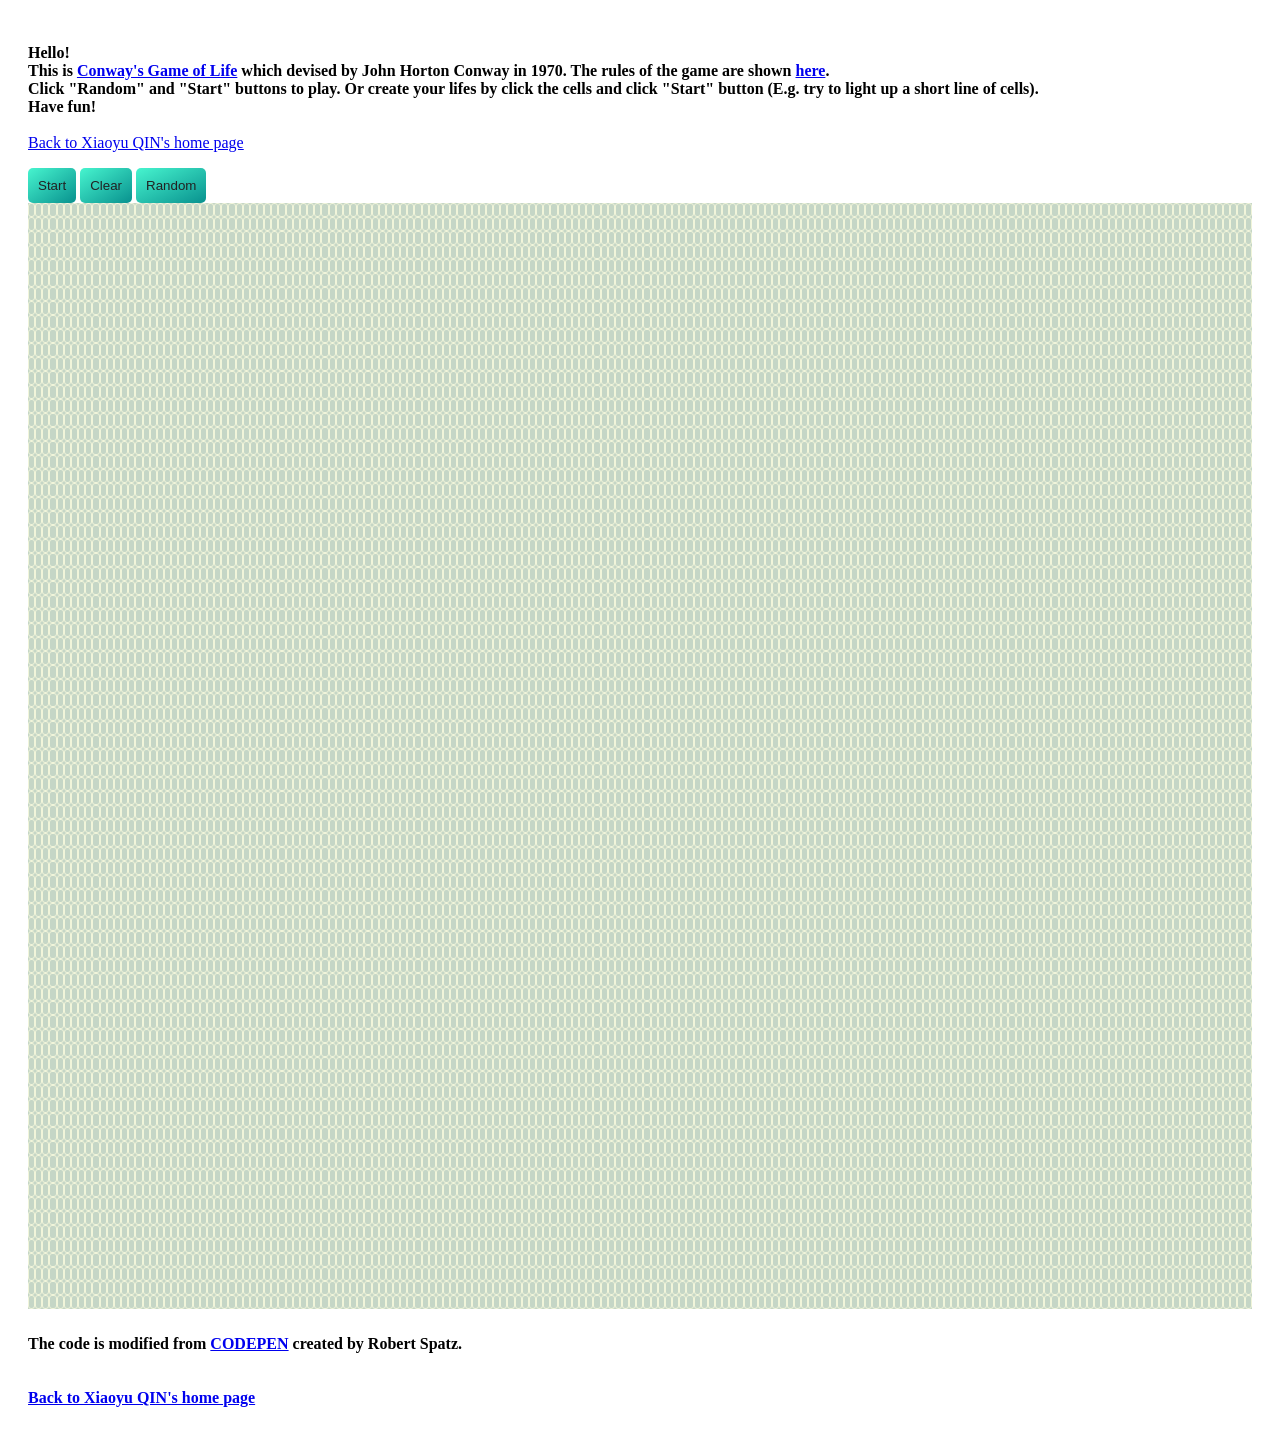
<file: conwaysgame/index.html>
<!DOCTYPE html>

<head>
    <meta charset="UTF-8" />
    <title>Conway's Game of Life</title>
    <!-- Global site tag (gtag.js) - Google Analytics -->
    <script async src="https://www.googletagmanager.com/gtag/js?id=UA-169840310-1"></script>
    <script>
        window.dataLayer = window.dataLayer || [];
        function gtag() { dataLayer.push(arguments); }
        gtag('js', new Date());

        gtag('config', 'UA-169840310-1');
    </script>


</head>

<body>
    <p><strong>Hello! <br>
            This is <a href="https://en.wikipedia.org/wiki/Conway%27s_Game_of_Life">Conway's Game of Life</a>
            which devised by John Horton Conway in 1970.
            The rules of the game are shown <a
                href="https://en.wikipedia.org/wiki/Conway%27s_Game_of_Life">here</a>.<br>
            Click "Random" and "Start" buttons to play. Or create your lifes by click the cells and click "Start"
            button (E.g. try to light up a short line of cells). <br>
            Have fun!</strong> <br> <br>

        <a href="https://www.cs.bham.ac.uk/~xxq896/">Back to Xiaoyu QIN's home
            page</a></p>


    <div class="controls">
        <button id="start"><span>Start</span></button>
        <button id="clear"><span>Clear</span></button>
        <button id="random"><span>Random</span></button>
    </div>
    <div id="gridContainer">

    </div>



    <style>
        body {
            padding: 20px;
            background-color: write;
        }

        #gridContainer {
            padding-bottom: 10px;
        }

        table {
            background-color: #C5D6C6;
            border-spacing: 0;
        }

        td {
            border: 1px solid #F1F5DA;
            border-radius: 3px;
            width: 10px;
            height: 10px;
        }

        span {
            color: #222;
        }

        #start,
        #clear,
        #random {
            padding: .75em;
            border-radius: 5px;
            border: none;
            background: linear-gradient(to bottom right,
                    #47f5cf, #08918e);
        }

        td.dead {
            background-color: transparent;
        }

        td.live {
            background-color: #322fe2;
            border-radius: 10px;
        }
    </style>




    <script>

        var rows = 79;
        var cols = 171;

        var playing = false;

        var grid = new Array(rows);
        var nextGrid = new Array(rows);

        var timer;
        var reproductionTime = 100;

        function initializeGrids() {
            for (var i = 0; i < rows; i++) {
                grid[i] = new Array(cols);
                nextGrid[i] = new Array(cols);
            }
        }

        function resetGrids() {
            for (var i = 0; i < rows; i++) {
                for (var j = 0; j < cols; j++) {
                    grid[i][j] = 0;
                    nextGrid[i][j] = 0;
                }
            }
        }

        function copyAndResetGrid() {
            for (var i = 0; i < rows; i++) {
                for (var j = 0; j < cols; j++) {
                    grid[i][j] = nextGrid[i][j];
                    nextGrid[i][j] = 0;
                }
            }
        }

        // Initialize
        function initialize() {
            createTable();
            initializeGrids();
            resetGrids();
            setupControlButtons();
        }

        // Lay out the board
        function createTable() {
            var gridContainer = document.getElementById('gridContainer');
            if (!gridContainer) {
                // Throw error
                console.error("Problem: No div for the drid table!");
            }
            var table = document.createElement("table");

            for (var i = 0; i < rows; i++) {
                var tr = document.createElement("tr");
                for (var j = 0; j < cols; j++) {//
                    var cell = document.createElement("td");
                    cell.setAttribute("id", i + "_" + j);
                    cell.setAttribute("class", "dead");
                    cell.onclick = cellClickHandler;
                    tr.appendChild(cell);
                }
                table.appendChild(tr);
            }
            gridContainer.appendChild(table);
        }

        function cellClickHandler() {
            var rowcol = this.id.split("_");
            var row = rowcol[0];
            var col = rowcol[1];

            var classes = this.getAttribute("class");
            if (classes.indexOf("live") > -1) {
                this.setAttribute("class", "dead");
                grid[row][col] = 0;
            } else {
                this.setAttribute("class", "live");
                grid[row][col] = 1;
            }

        }

        function updateView() {
            for (var i = 0; i < rows; i++) {
                for (var j = 0; j < cols; j++) {
                    var cell = document.getElementById(i + "_" + j);
                    if (grid[i][j] == 0) {
                        cell.setAttribute("class", "dead");
                    } else {
                        cell.setAttribute("class", "live");
                    }
                }
            }
        }

        function setupControlButtons() {
            // button to start
            var startButton = document.getElementById('start');
            startButton.onclick = startButtonHandler;

            // button to clear
            var clearButton = document.getElementById('clear');
            clearButton.onclick = clearButtonHandler;

            // button to set random initial state
            var randomButton = document.getElementById("random");
            randomButton.onclick = randomButtonHandler;
        }

        function randomButtonHandler() {
            if (playing) return;
            clearButtonHandler();
            for (var i = 0; i < rows; i++) {
                for (var j = 0; j < cols; j++) {
                    var isLive = Math.round(Math.random());
                    if (isLive == 1) {
                        var cell = document.getElementById(i + "_" + j);
                        cell.setAttribute("class", "live");
                        grid[i][j] = 1;
                    }
                }
            }
        }

        // clear the grid
        function clearButtonHandler() {
            console.log("Clear the game: stop playing, clear the grid");

            playing = false;
            var startButton = document.getElementById('start');
            startButton.innerHTML = "Start";
            clearTimeout(timer);

            var cellsList = document.getElementsByClassName("live");
            // convert to array first, otherwise, you're working on a live node list
            // and the update doesn't work!
            var cells = [];
            for (var i = 0; i < cellsList.length; i++) {
                cells.push(cellsList[i]);
            }

            for (var i = 0; i < cells.length; i++) {
                cells[i].setAttribute("class", "dead");
            }
            resetGrids;
        }

        // start/pause/continue the game
        function startButtonHandler() {
            if (playing) {
                console.log("Pause the game");
                playing = false;
                this.innerHTML = "Continue";
                clearTimeout(timer);
            } else {
                console.log("Continue the game");
                playing = true;
                this.innerHTML = "Pause";
                play();
            }
        }

        // run the life game
        function play() {
            computeNextGen();

            if (playing) {
                timer = setTimeout(play, reproductionTime);
            }
        }

        function computeNextGen() {
            for (var i = 0; i < rows; i++) {
                for (var j = 0; j < cols; j++) {
                    applyRules(i, j);
                }
            }

            // copy NextGrid to grid, and reset nextGrid
            copyAndResetGrid();
            // copy all 1 values to "live" in the table
            updateView();
        }

        // RULES
        // Any live cell with fewer than two live neighbours dies, as if caused by under-population.
        // Any live cell with two or three live neighbours lives on to the next generation.
        // Any live cell with more than three live neighbours dies, as if by overcrowding.
        // Any dead cell with exactly three live neighbours becomes a live cell, as if by reproduction.

        function applyRules(row, col) {
            var numNeighbors = countNeighbors(row, col);
            if (grid[row][col] == 1) {
                if (numNeighbors < 2) {
                    nextGrid[row][col] = 0;
                } else if (numNeighbors == 2 || numNeighbors == 3) {
                    nextGrid[row][col] = 1;
                } else if (numNeighbors > 3) {
                    nextGrid[row][col] = 0;
                }
            } else if (grid[row][col] == 0) {
                if (numNeighbors == 3) {
                    nextGrid[row][col] = 1;
                }
            }
        }

        function countNeighbors(row, col) {
            var count = 0;
            if (row - 1 >= 0) {
                if (grid[row - 1][col] == 1) count++;
            }
            if (row - 1 >= 0 && col - 1 >= 0) {
                if (grid[row - 1][col - 1] == 1) count++;
            }
            if (row - 1 >= 0 && col + 1 < cols) {
                if (grid[row - 1][col + 1] == 1) count++;
            }
            if (col - 1 >= 0) {
                if (grid[row][col - 1] == 1) count++;
            }
            if (col + 1 < cols) {
                if (grid[row][col + 1] == 1) count++;
            }
            if (row + 1 < rows) {
                if (grid[row + 1][col] == 1) count++;
            }
            if (row + 1 < rows && col - 1 >= 0) {
                if (grid[row + 1][col - 1] == 1) count++;
            }
            if (row + 1 < rows && col + 1 < cols) {
                if (grid[row + 1][col + 1] == 1) count++;
            }
            return count;
        }

        // Start everything
        window.onload = initialize;


    </script>

    <p><strong>The code is modified from <a href="https://codepen.io/RBSpatz/pen/rLyNLb">CODEPEN</a> created by Robert
            Spatz. <br> <br> <br><a href="https://www.cs.bham.ac.uk/~xxq896/">Back to Xiaoyu QIN's home page</a></p>






</body>
</file>
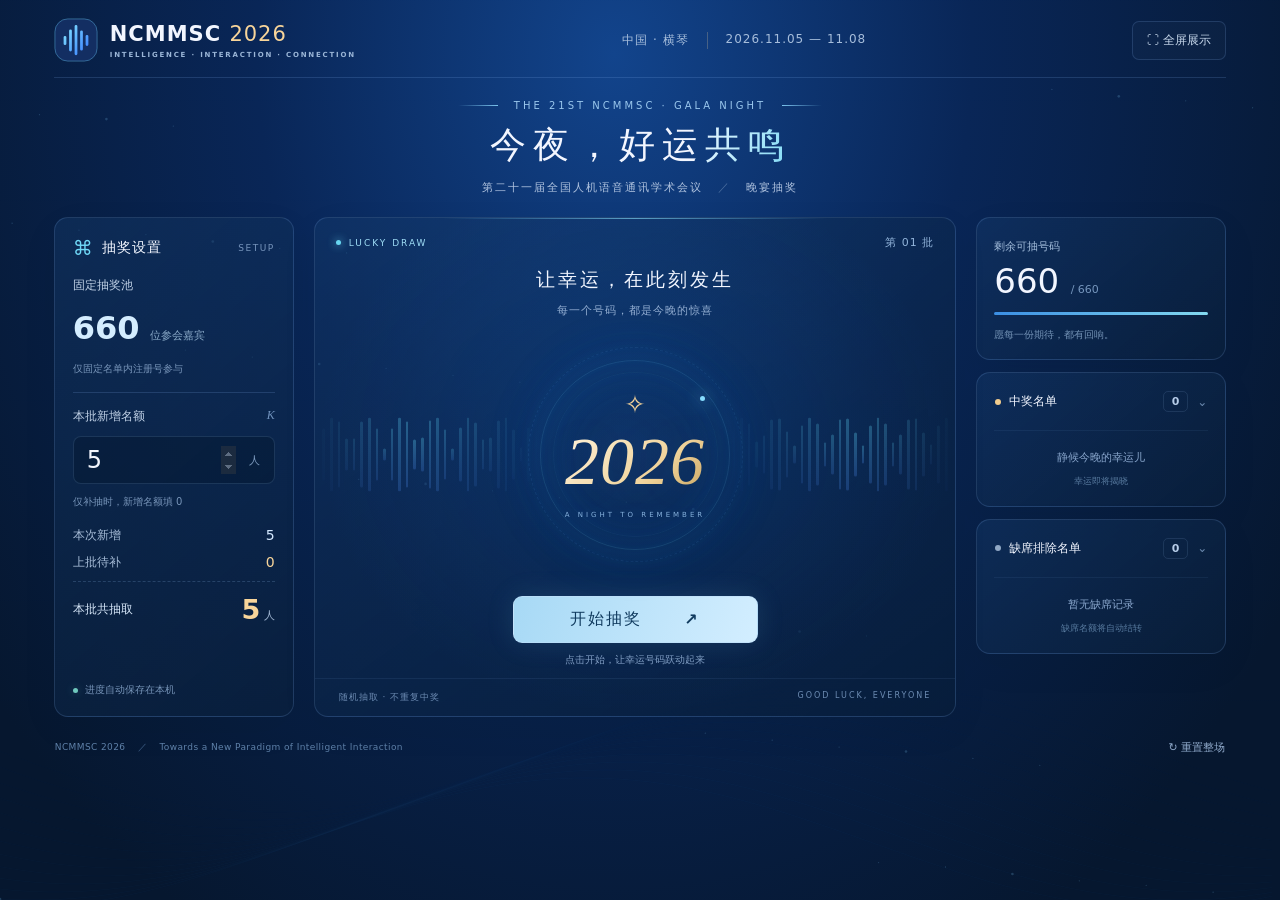
<file: ncmmsc2026dinner/index.html>
<!doctype html>
<html lang="zh-CN">
<head>
  <meta charset="utf-8"><meta name="viewport" content="width=device-width,initial-scale=1">
  <meta name="theme-color" content="#071f55"><meta name="description" content="NCMMSC 2026 晚宴抽奖 · 每一个号码，都是今晚的惊喜">
  <title>NCMMSC 2026 · 晚宴抽奖</title>
  <link rel="icon" href="./mark.svg" type="image/svg+xml"><link rel="stylesheet" href="./styles.css">
  <script defer src="./registration-ids.js"></script><script defer src="./core.js"></script><script defer src="./app.js"></script>
</head>
<body>
<canvas id="atmosphere" aria-hidden="true"></canvas><div class="ambient-glow" aria-hidden="true"></div>
<div class="app">
  <header class="header">
    <a class="brand" href="./" aria-label="NCMMSC 晚宴抽奖首页"><img src="./mark.svg" width="44" height="44" alt=""><span>NCMMSC <b>2026</b><small>INTELLIGENCE · INTERACTION · CONNECTION</small></span></a>
    <div class="event-meta"><span>中国 · 横琴</span><i></i><span>2026.11.05 — 11.08</span></div>
    <button id="fullscreen" class="quiet-button" aria-label="切换全屏">⛶ <span>全屏展示</span></button>
  </header>
  <section class="heading">
    <div class="eyebrow"><span></span> THE 21ST NCMMSC · GALA NIGHT <span></span></div>
    <h1>今夜，好运<span>共鸣</span></h1>
    <p>第二十一届全国人机语音通讯学术会议 <span>／</span> 晚宴抽奖</p>
  </section>
  <main class="layout">
    <aside class="panel settings">
      <div class="panel-title"><span class="tiny-icon">⌘</span><h2>抽奖设置</h2><span class="en">SETUP</span></div>
      <p class="pool-caption">固定抽奖池</p>
      <div class="fixed-pool"><strong id="fixed-count">660</strong><span>位参会嘉宾</span></div>
      <p id="range-note" class="field-note">内置 660 个注册号 · 仅名单内参与</p>
      <div class="divider"></div>
      <label for="added">本批新增名额 <span>K</span></label>
      <div class="input-wrap"><input id="added" type="number" min="0" max="100000" value="5" inputmode="numeric"><span>人</span></div>
      <p class="field-note">仅补抽时，新增名额填 0</p>
      <div class="formula"><div><span>本次新增</span><b id="formula-added">5</b></div><div><span>上批待补</span><b class="gold" id="carry">0</b></div><div class="formula-total"><span>本批共抽取</span><strong><span id="requested">5</span><small> 人</small></strong></div></div>
      <button id="draw-all" class="text-button" hidden>抽完剩余号码 →</button>
      <div class="settings-bottom"><span class="status-dot"></span><span id="save-status">进度自动保存在本机</span></div>
    </aside>
    <section class="panel stage" aria-labelledby="stage-title">
      <div class="stage-top"><span class="live-tag"><i></i> LUCKY DRAW</span><span id="batch-label">第 01 批</span></div>
      <div class="stage-heading"><h2 id="stage-title">让幸运，在此刻发生</h2><p id="stage-subtitle">每一个号码，都是今晚的惊喜</p></div>
      <div id="idle-art" class="idle-art" aria-hidden="true"><div class="orbit orbit-one"></div><div class="orbit orbit-two"></div><div class="orbit orbit-three"></div><div class="art-center"><span class="art-star">✧</span><strong>2026</strong><span class="art-label">A NIGHT TO REMEMBER</span></div><div class="waveform" id="waveform"></div></div>
      <div id="numbers" class="numbers" aria-label="本批抽奖号码" hidden></div>
      <div id="review-summary" class="review-summary" hidden></div>
      <div class="stage-actions"><button id="primary" class="primary-button"><span>开始抽奖</span><span aria-hidden="true">↗</span></button><p id="action-note">点击开始，让幸运号码跃动起来</p></div>
      <div id="notice" class="notice" role="status" aria-live="polite"></div>
      <div class="stage-bottom"><span>随机抽取 · 不重复中奖</span><span>GOOD LUCK, EVERYONE</span></div>
    </section>
    <aside class="results">
      <section class="panel pool-panel"><span>剩余可抽号码</span><div><strong id="remaining">660</strong><span> / <span id="pool-total">660</span></span></div><div class="pool-track"><i id="pool-bar"></i></div><small>愿每一份期待，都有回响。</small></section>
      <details class="panel list-panel" open><summary><span><i class="list-dot winner-dot"></i>中奖名单</span><b id="winner-count">0</b><span class="chevron">⌄</span></summary><div id="winner-list" class="records"><div class="empty-list">静候今晚的幸运儿<span>幸运即将揭晓</span></div></div></details>
      <details class="panel list-panel" open><summary><span><i class="list-dot absent-dot"></i>缺席排除名单</span><b id="absent-count">0</b><span class="chevron">⌄</span></summary><div id="absent-list" class="records"><div class="empty-list">暂无缺席记录<span>缺席名额将自动结转</span></div></div></details>
    </aside>
  </main>
  <footer><span>NCMMSC 2026 <i>／</i> Towards a New Paradigm of Intelligent Interaction</span><button id="reset" class="text-button">↻ 重置整场</button></footer>
</div>
<dialog id="reset-dialog"><h2>重新开始整场抽奖？</h2><p>将清空所有中奖、缺席与批次记录，并恢复内置的 660 个注册号。此操作无法撤销。</p><div><button id="cancel-reset" class="quiet-button">保留记录</button><button id="confirm-reset" class="danger-button">清空并重新开始</button></div></dialog>
<noscript>请启用 JavaScript 以使用抽奖网页。</noscript>
</body></html>
</file>
<file: ncmmsc2026dinner/styles.css>
:root{color-scheme:dark;--bg:#061632;--text:#f2f6ff;--muted:#91a5c6;--cyan:#70d9f7;--gold:#f8d59a;--border:rgba(140,191,255,.17);font-family:Inter,"PingFang SC","Microsoft YaHei",system-ui,sans-serif;font-synthesis:none}*{box-sizing:border-box}body{margin:0;min-width:360px;background:radial-gradient(ellipse at 48% 6%,#12448c 0, #092657 38%,#06172f 85%);color:var(--text);min-height:100vh}button,input{font:inherit}button{cursor:pointer}button:disabled{cursor:not-allowed;opacity:.45}button:focus-visible,a:focus-visible,summary:focus-visible{outline:2px solid var(--cyan);outline-offset:5px}button{transition:background .2s,transform .2s}button:not(:disabled):active{transform:translateY(1px)}[hidden]{display:none!important}#atmosphere,.ambient-glow{position:fixed;inset:0;width:100%;height:100%;pointer-events:none}#atmosphere{opacity:.6}.ambient-glow{background:repeating-linear-gradient(0deg,transparent 0,transparent 99px,#5c9de803 100px);z-index:-1}.app{max-width:1800px;margin:auto;padding:28px 4.2vw 0;position:relative}.header{display:flex;align-items:center;justify-content:space-between;padding-bottom:23px;border-bottom:1px solid var(--border);gap:16px}.brand{display:flex;align-items:center;gap:12px;text-decoration:none;color:var(--text);font-weight:750;font-size:21px;letter-spacing:1px}.brand b{color:var(--gold);font-weight:450}.brand small{display:block;font-size:7px;letter-spacing:1.8px;color:#9bb6d7;margin-top:5px}.event-meta{display:flex;gap:18px;color:#a6bddb;font-size:12px;letter-spacing:1px}.event-meta i{width:1px;background:#476185}.quiet-button{border:1px solid var(--border);color:#c9daed;background:#ffffff05;border-radius:7px;padding:10px 14px;font-size:12px}.quiet-button:hover{background:#ffffff12}.heading{text-align:center;padding:35px 0 30px}.eyebrow{font-size:10px;font-weight:500;letter-spacing:3px;color:#9ac7ed;display:flex;align-items:center;justify-content:center;gap:16px}.eyebrow>span{height:1px;width:40px;background:linear-gradient(90deg,transparent,#7bc3ed)}.eyebrow>span:last-child{transform:rotate(180deg)}h1{font-weight:550;font-size:clamp(32px,3.2vw,50px);letter-spacing:7px;margin:14px 0 12px}h1>span{background:linear-gradient(110deg,#e5f5ff,#80dbf6);background-clip:text;color:transparent}.heading p{font-size:12px;color:#b0c3df;letter-spacing:2px;margin:0}.heading p>span{color:#5173a3;margin:0 10px}.layout{display:grid;grid-template-columns:240px minmax(0,1fr) 250px;gap:20px;align-items:stretch}.panel{border:1px solid var(--border);border-radius:14px;background:linear-gradient(140deg,#163d6e66,#0a203c9c);box-shadow:0 12px 40px #0000000c}.settings{padding:23px 21px;display:flex;flex-direction:column}.panel-title{display:flex;align-items:center;gap:9px;margin-bottom:27px}.panel-title h2{font-size:14px;letter-spacing:1px;margin:0;font-weight:550}.tiny-icon{color:var(--cyan);font-size:20px}.en{font-size:9px;color:#7795bc;letter-spacing:1.5px;margin-left:auto}label{font-size:12px;color:#c0d1e6;display:flex;justify-content:space-between;margin-bottom:11px}label>span{color:#7092bd;font-family:Georgia,serif;font-style:italic}.input-wrap{border:1px solid #628ab73b;background:#04193280;border-radius:8px;display:flex;align-items:center;padding-right:14px}.input-wrap:focus-within{border-color:var(--cyan)}input{width:100%;min-width:0;border:0;outline:none;background:transparent;color:#f2f5fc;font-size:26px;font-weight:500;padding:12px 15px;font-variant-numeric:tabular-nums}input:disabled{color:#95b2d6}input::-webkit-inner-spin-button{opacity:.35}.input-wrap>span{font-size:11px;color:#7c9abe}.field-note{color:#7895b9;font-size:10px;margin:9px 0 0;line-height:1.7}.divider{height:1px;background:var(--border);margin:23px 0}.formula{margin-top:25px;font-size:12px;color:#a8bed9}.formula>div{display:flex;justify-content:space-between;margin-bottom:14px}.formula b{font-size:14px;color:#d4e8ff;font-weight:500}.formula b.gold{color:var(--gold)}.formula .formula-total{border-top:1px dashed #6489b450;padding-top:17px;align-items:center;color:#d7e7f9}.formula-total strong{color:var(--gold);font-size:27px;font-weight:550}.formula-total small{font-weight:400;font-size:11px;color:#a0b6d2}.settings-bottom{display:flex;align-items:center;gap:7px;font-size:10px;color:#7895b9;margin-top:auto;padding-top:28px;line-height:1.6}.status-dot{width:5px;height:5px;border-radius:50%;background:#6fc8bd;flex-shrink:0;box-shadow:0 0 8px #6fc8bd55}.stage{position:relative;min-height:550px;display:flex;flex-direction:column;align-items:center;overflow:hidden;background:radial-gradient(ellipse at 50% 45%,#145bb233,transparent 70%),linear-gradient(145deg,#173f7055,#071d39aa)}.stage:before{content:"";position:absolute;top:0;left:20%;width:60%;height:1px;background:linear-gradient(90deg,transparent,#8be4ff99,transparent)}.stage-top{display:flex;justify-content:space-between;width:100%;padding:21px 24px;font-size:11px;color:#92b4da;letter-spacing:1px}.live-tag{display:flex;align-items:center;gap:8px;font-size:9px;letter-spacing:2px;color:#9edcf5}.live-tag i{width:5px;height:5px;border-radius:50%;background:#68d6f0;box-shadow:0 0 8px #68d6f0}.stage-heading{text-align:center;margin:10px 18px 0}.stage-heading h2{font-size:21px;font-weight:450;letter-spacing:3px;margin:0 0 10px}.stage-heading p{font-size:11px;color:#92add1;letter-spacing:1px;margin:0}.idle-art{position:relative;min-height:270px;width:100%;display:grid;place-items:center;flex:1}.orbit{position:absolute;border:1px solid #6dc8ff23;border-radius:50%;width:225px;height:225px;box-shadow:0 0 55px #3280db10,inset 0 0 40px #3280db10}.orbit-two{width:255px;height:255px;border-style:dashed;border-color:#65baff1a;animation:orbit 60s linear infinite}.orbit-three{width:195px;height:195px;border-color:#6dc8ff0e}.orbit-one:before{content:"";position:absolute;width:5px;height:5px;background:#8ae0ff;box-shadow:0 0 15px #8ae0ff;border-radius:50%;top:35px;right:24px}.art-center{text-align:center;z-index:1;display:flex;flex-direction:column;align-items:center}.art-star{color:var(--gold);font-size:25px}.art-center strong{font:italic 76px Georgia,serif;letter-spacing:1px;background:linear-gradient(135deg,#fff4df,#efd39b 65%,#c6a15c);background-clip:text;color:transparent;text-shadow:0 0 55px #f4d09b22;margin-top:3px}.art-label{font-size:7px;letter-spacing:3px;color:#87b2dd;margin-top:16px}.waveform{position:absolute;display:flex;align-items:center;justify-content:center;gap:5px;left:0;right:0;top:50%;transform:translateY(-50%);opacity:.3;mask-image:linear-gradient(90deg,transparent,#000 15%,transparent 35%,transparent 65%,#000 85%,transparent)}.waveform i{display:block;width:3px;border-radius:3px;background:linear-gradient(#65e0ff,#447dda);animation:pulse 3s ease-in-out infinite alternate}.stage-actions{width:100%;text-align:center;padding:5px 22px 14px;margin-top:auto}.primary-button{border:1px solid #bddff9aa;border-radius:9px;display:inline-flex;justify-content:center;gap:42px;align-items:center;min-width:245px;padding:15px 30px;background:linear-gradient(110deg,#a7d9f5,#d3eeff);box-shadow:0 0 28px #7fc6ed20;color:#103a5e;font-size:16px;letter-spacing:2px;font-weight:650}.primary-button:hover{background:linear-gradient(110deg,#c4edff,#e6f7ff);box-shadow:0 0 35px #7fc6ed45}.primary-button.rolling{background:linear-gradient(110deg,#efd19b,#ffe7ba);border-color:#ffe4b0}.stage-actions p{font-size:10px;color:#829fc4;line-height:1.7;margin:12px 0 0}.stage-bottom{border-top:1px solid #87b7ed16;display:flex;justify-content:space-between;width:100%;padding:16px 24px;font-size:9px;letter-spacing:1px;color:#6d8cb3}.stage-bottom span:last-child{font-size:8px;letter-spacing:2px}.results{display:flex;flex-direction:column;gap:16px}.pool-panel{padding:21px}.pool-panel>span{font-size:11px;color:#a3bddb}.pool-panel>div:not(.pool-track){margin:10px 0 14px}.pool-panel strong{font-weight:500;font-size:39px;line-height:1}.pool-panel>div>span{font-size:11px;color:#7797be;margin-left:8px}.pool-track{height:3px;background:#37577e50;border-radius:2px;overflow:hidden}.pool-track i{display:block;height:100%;background:linear-gradient(90deg,#3b8fe4,#82d8ef);transition:width .4s}.pool-panel small{font-size:10px;color:#7392b5;display:block;margin-top:13px}.list-panel{overflow:hidden}.list-panel summary{display:flex;align-items:center;padding:18px;gap:9px;cursor:pointer;list-style:none;font-size:12px}.list-panel summary::-webkit-details-marker{display:none}.list-panel summary>span:first-child{display:flex;align-items:center;gap:8px;flex:1}.list-panel summary b{font-size:11px;border:1px solid #7398c12e;border-radius:5px;padding:3px 7px;color:#b6cce8;min-width:25px;text-align:center}.chevron{color:#6c8aaf;transition:transform .2s}.list-panel:not([open]) .chevron{transform:rotate(-90deg)}.list-dot{width:6px;height:6px;border-radius:50%}.winner-dot{background:#f1cc8d}.absent-dot{background:#90a8c5}.records{border-top:1px solid #87b7ed13;margin:0 17px;max-height:180px;overflow:auto;scrollbar-width:thin;scrollbar-color:#466d98 transparent}.empty-list{text-align:center;padding:25px 0;color:#8aa7cd;font-size:11px;line-height:1.6}.empty-list span{display:block;font-size:9px;color:#587a9e;margin-top:7px}.record-group{padding:10px 0;border-bottom:1px solid #87b7ed13}.record-group>span{font-size:9px;color:#7898be}.chips{display:flex;flex-wrap:wrap;gap:5px;margin-top:7px}.chip{font-size:12px;padding:4px 7px;background:#e8c88a0c;border:1px solid #e8c88a25;border-radius:4px;color:var(--gold);font-variant-numeric:tabular-nums}.absent-chip{color:#9bb1ca;background:#8ea8c00a;border-color:#8ea8c020;text-decoration:line-through}.numbers{width:100%;display:grid;grid-template-columns:repeat(auto-fit,minmax(115px,1fr));gap:12px;padding:28px 25px 18px;max-height:320px;overflow-y:auto;scrollbar-width:thin;scrollbar-color:#466d98 transparent;flex:1;align-content:center}.numbers.many{grid-template-columns:repeat(auto-fill,minmax(82px,1fr));gap:8px;align-content:start}.number-card{min-height:92px;background:linear-gradient(145deg,#2567a43b,#0a254960);border:1px solid #79c7f54d;border-radius:10px;color:#f8dfa9;font-size:40px;font-weight:600;letter-spacing:1px;font-variant-numeric:tabular-nums;position:relative;display:flex;flex-direction:column;align-items:center;justify-content:center;box-shadow:inset 0 1px #b7e5ff10,0 6px 20px #00000010}.number-card small{font-size:9px;color:#85b7db;margin-top:7px;font-weight:400;letter-spacing:1px}.number-card:not(:disabled):hover{border-color:#a2e4ff;background:#29609a55}.number-card:disabled{opacity:1;cursor:default}.number-card.absent{background:#77516622;border-color:#cc8e9855;color:#ba9aa4}.number-card.absent>span{text-decoration:line-through}.number-card.absent small{color:#d4a5ae}.many .number-card{min-height:72px;font-size:26px}.review-summary{font-size:11px;color:#9fb9da;text-align:center;padding:3px 15px 15px;line-height:1.7}.review-summary b{color:var(--gold);font-weight:500}.notice{font-size:11px;color:#f5d4a5;line-height:1.6;text-align:center;padding:0 22px 12px;max-width:100%}.notice:empty{display:none}.text-button{border:0;background:none;color:#8fa9ca;font-size:11px;padding:8px 0}.text-button:hover{color:#d9edff}#draw-all{color:var(--gold);text-align:left;font-size:11px}footer{display:flex;align-items:center;justify-content:space-between;gap:20px;padding:21px 1px;color:#5e80a8;font-size:9px;letter-spacing:.4px}footer i{font-style:normal;color:#44668f;margin:0 9px}dialog{color:#e4efff;background:#102a4b;border:1px solid #7396bf66;border-radius:15px;padding:28px;max-width:440px;width:calc(100% - 32px);box-shadow:0 20px 90px #0008}dialog::backdrop{background:#020e23bb;backdrop-filter:blur(6px)}dialog h2{font-size:20px;margin:0 0 15px}dialog p{font-size:13px;color:#a6bcd7;line-height:1.9}dialog>div{display:flex;justify-content:flex-end;gap:10px;margin-top:25px}.danger-button{border:1px solid #df939366;border-radius:7px;background:#793f54;color:#ffe5e6;padding:10px 14px;font-size:12px}.revealed .number-card{animation:reveal .55s both}.rolling-stage .orbit{animation:orbit 4s linear infinite}.rolling-stage .number-card{color:#b9e6ff;text-shadow:0 0 15px #72caff88}.confetti{position:fixed;top:-15px;z-index:10;width:7px;height:13px;pointer-events:none;animation:fall 2.8s ease-in forwards}@keyframes orbit{to{transform:rotate(360deg)}}@keyframes pulse{to{transform:scaleY(.35);opacity:.4}}@keyframes reveal{from{opacity:0;transform:translateY(12px) scale(.95)}to{opacity:1;transform:none}}@keyframes fall{to{transform:translate(var(--drift),105vh) rotate(720deg);opacity:0}}@media(min-width:1600px){.heading{padding:48px 0 40px}.layout{grid-template-columns:270px minmax(0,1fr) 280px;gap:26px}.stage{min-height:610px}.numbers{max-height:370px}.idle-art{min-height:320px}.art-center strong{font-size:88px}.orbit{width:260px;height:260px}.orbit-two{width:295px;height:295px}.orbit-three{width:230px;height:230px}}@media(max-width:1150px){.app{padding:22px 25px 0}.layout{grid-template-columns:205px minmax(0,1fr) 205px;gap:14px}.settings{padding:20px 16px}.stage-bottom{padding:14px}.stage-bottom span:last-child{display:none}.numbers{padding:22px 16px;grid-template-columns:repeat(auto-fit,minmax(90px,1fr))}.number-card{font-size:32px}.event-meta{font-size:10px;gap:10px}.list-panel summary{padding:15px 12px}.stage-heading h2{font-size:18px}}@media(max-width:900px){.layout{grid-template-columns:200px minmax(0,1fr)}.results{grid-column:1/-1;display:grid;grid-template-columns:repeat(3,minmax(0,1fr));align-items:start}.event-meta{display:none}.stage{min-height:530px}.heading{padding:30px 0}.records{max-height:200px}}@media(max-width:600px){.app{padding:18px 16px 0}.brand{font-size:16px;gap:8px}.brand small{font-size:5px;letter-spacing:1px}.brand img{width:35px;height:35px}.quiet-button{padding:8px;font-size:11px}.heading p{font-size:9px;letter-spacing:.4px}.heading p>span{margin:0 4px}.eyebrow{font-size:8px;letter-spacing:1.6px;gap:7px}.eyebrow>span{width:18px}h1{font-size:32px;letter-spacing:4px}.layout{display:flex;flex-direction:column}.settings{display:grid;grid-template-columns:1fr 1fr;gap:0 16px;padding:16px}.panel-title{grid-column:1/-1;margin-bottom:16px}.settings label[for=total]{grid-row:2;grid-column:1}.settings label[for=added]{grid-row:2;grid-column:2}.settings .input-wrap:nth-of-type(2){grid-row:3;grid-column:1}.settings .input-wrap:nth-of-type(4){grid-row:3;grid-column:2}.settings #range-note{grid-column:1;grid-row:4}.settings .field-note:not(#range-note){grid-column:2;grid-row:4}.divider{display:none}.formula{grid-column:1/-1;display:flex;align-items:center;justify-content:space-between;margin-top:16px;gap:12px}.formula>div{display:flex;gap:7px;margin:0;font-size:10px}.formula .formula-total{border:0;padding:0}.formula-total strong{font-size:20px}.settings-bottom{grid-column:1/-1;padding-top:12px}#draw-all{grid-column:1/-1}.stage{min-height:520px}.results{display:flex;flex-direction:column}.results>.panel{width:100%}.pool-panel{display:none}.numbers{max-height:300px}.stage-top{padding:18px}.primary-button{min-width:240px}footer>span{font-size:8px;max-width:70%;line-height:1.8}footer{align-items:flex-start}.records{max-height:230px}}@media(prefers-reduced-motion:reduce){*,*:before,*:after{animation:none!important;transition:none!important;scroll-behavior:auto!important}#atmosphere{opacity:.25}}
/* Keep the entire control surface visible on common 720p/900p projectors. */
@media(min-width:901px) and (max-height:950px){.app{padding-top:18px}.header{padding-bottom:15px}.heading{padding:22px 0}.heading h1{font-size:36px;margin:10px 0}.heading p{font-size:11px}.stage{min-height:440px}.settings{padding:18px}.panel-title{margin-bottom:17px}.input-wrap input{padding:9px 13px;font-size:24px}.divider{margin:15px 0}.formula{margin-top:17px}.formula>div{margin-bottom:10px}.formula .formula-total{padding-top:12px}.settings-bottom{padding-top:15px}.stage-top{padding:17px 21px}.stage-heading{margin-top:0}.stage-heading h2{font-size:19px}.idle-art{min-height:215px}.orbit{width:190px;height:190px}.orbit-two{width:215px;height:215px}.orbit-three{width:165px;height:165px}.art-center strong{font-size:68px}.art-label{margin-top:10px}.stage-actions{padding-bottom:10px}.stage-actions p{margin-top:8px}.stage-bottom{padding-top:12px;padding-bottom:12px}.pool-panel{padding:17px}.pool-panel strong{font-size:34px}.results{gap:12px}.empty-list{padding:18px 0}.records{max-height:130px}.numbers{max-height:255px}.primary-button{padding:12px 28px}footer{padding:15px 1px}}
@media(min-width:901px) and (max-height:760px){.heading{padding:16px 0}.header{padding-bottom:12px}.heading h1{font-size:32px}.stage{min-height:420px}.settings{padding:15px}.panel-title{margin-bottom:12px}.field-note{margin-top:6px}.divider{margin:12px 0}.formula{margin-top:12px}.settings-bottom{padding-top:9px}.stage-top{padding:14px 18px}.stage-heading h2{font-size:18px}.idle-art{min-height:190px}.stage-actions p{font-size:9px}.empty-list{padding:15px 0}.numbers{max-height:220px}footer{padding:10px 1px}}
@media(min-width:901px){.stage{height:550px;min-height:0}.numbers{min-height:0}.stage-top,.stage-heading,.stage-actions,.stage-bottom,.review-summary,.notice{flex-shrink:0}}
@media(min-width:1600px){.stage{height:610px}}
@media(min-width:901px) and (max-height:950px){.stage{height:500px}}
@media(min-width:901px) and (max-height:760px){.stage{height:463px}}

.pool-caption{font-size:12px;color:#c0d1e6;margin:0 0 11px}.fixed-pool{display:flex;align-items:baseline;gap:10px;padding:4px 0}.fixed-pool strong{font-size:32px;font-weight:550;color:#d4edff;font-variant-numeric:tabular-nums}.fixed-pool span{font-size:11px;color:#8cacca}@media(max-width:600px){.settings .pool-caption{grid-column:1;grid-row:2}.settings .fixed-pool{grid-column:1;grid-row:3}.fixed-pool{gap:7px}.fixed-pool strong{font-size:28px}}
</file>
<file: assets/css/brands.css>
/*!
 * Font Awesome Free 6.5.1 by @fontawesome - https://fontawesome.com
 * License - https://fontawesome.com/license/free (Icons: CC BY 4.0, Fonts: SIL OFL 1.1, Code: MIT License)
 * Copyright 2023 Fonticons, Inc.
 */
:root, :host {
  --fa-style-family-brands: 'Font Awesome 6 Brands';
  --fa-font-brands: normal 400 1em/1 'Font Awesome 6 Brands'; }

@font-face {
  font-family: 'Font Awesome 6 Brands';
  font-style: normal;
  font-weight: 400;
  font-display: block;
  src: url("../webfonts/fa-brands-400.woff2") format("woff2"), url("../webfonts/fa-brands-400.ttf") format("truetype"); }

.fab,
.fa-brands {
  font-weight: 400; }

.fa-monero:before {
  content: "\f3d0"; }

.fa-hooli:before {
  content: "\f427"; }

.fa-yelp:before {
  content: "\f1e9"; }

.fa-cc-visa:before {
  content: "\f1f0"; }

.fa-lastfm:before {
  content: "\f202"; }

.fa-shopware:before {
  content: "\f5b5"; }

.fa-creative-commons-nc:before {
  content: "\f4e8"; }

.fa-aws:before {
  content: "\f375"; }

.fa-redhat:before {
  content: "\f7bc"; }

.fa-yoast:before {
  content: "\f2b1"; }

.fa-cloudflare:before {
  content: "\e07d"; }

.fa-ups:before {
  content: "\f7e0"; }

.fa-pixiv:before {
  content: "\e640"; }

.fa-wpexplorer:before {
  content: "\f2de"; }

.fa-dyalog:before {
  content: "\f399"; }

.fa-bity:before {
  content: "\f37a"; }

.fa-stackpath:before {
  content: "\f842"; }

.fa-buysellads:before {
  content: "\f20d"; }

.fa-first-order:before {
  content: "\f2b0"; }

.fa-modx:before {
  content: "\f285"; }

.fa-guilded:before {
  content: "\e07e"; }

.fa-vnv:before {
  content: "\f40b"; }

.fa-square-js:before {
  content: "\f3b9"; }

.fa-js-square:before {
  content: "\f3b9"; }

.fa-microsoft:before {
  content: "\f3ca"; }

.fa-qq:before {
  content: "\f1d6"; }

.fa-orcid:before {
  content: "\f8d2"; }

.fa-java:before {
  content: "\f4e4"; }

.fa-invision:before {
  content: "\f7b0"; }

.fa-creative-commons-pd-alt:before {
  content: "\f4ed"; }

.fa-centercode:before {
  content: "\f380"; }

.fa-glide-g:before {
  content: "\f2a6"; }

.fa-drupal:before {
  content: "\f1a9"; }

.fa-hire-a-helper:before {
  content: "\f3b0"; }

.fa-creative-commons-by:before {
  content: "\f4e7"; }

.fa-unity:before {
  content: "\e049"; }

.fa-whmcs:before {
  content: "\f40d"; }

.fa-rocketchat:before {
  content: "\f3e8"; }

.fa-vk:before {
  content: "\f189"; }

.fa-untappd:before {
  content: "\f405"; }

.fa-mailchimp:before {
  content: "\f59e"; }

.fa-css3-alt:before {
  content: "\f38b"; }

.fa-square-reddit:before {
  content: "\f1a2"; }

.fa-reddit-square:before {
  content: "\f1a2"; }

.fa-vimeo-v:before {
  content: "\f27d"; }

.fa-contao:before {
  content: "\f26d"; }

.fa-square-font-awesome:before {
  content: "\e5ad"; }

.fa-deskpro:before {
  content: "\f38f"; }

.fa-brave:before {
  content: "\e63c"; }

.fa-sistrix:before {
  content: "\f3ee"; }

.fa-square-instagram:before {
  content: "\e055"; }

.fa-instagram-square:before {
  content: "\e055"; }

.fa-battle-net:before {
  content: "\f835"; }

.fa-the-red-yeti:before {
  content: "\f69d"; }

.fa-square-hacker-news:before {
  content: "\f3af"; }

.fa-hacker-news-square:before {
  content: "\f3af"; }

.fa-edge:before {
  content: "\f282"; }

.fa-threads:before {
  content: "\e618"; }

.fa-napster:before {
  content: "\f3d2"; }

.fa-square-snapchat:before {
  content: "\f2ad"; }

.fa-snapchat-square:before {
  content: "\f2ad"; }

.fa-google-plus-g:before {
  content: "\f0d5"; }

.fa-artstation:before {
  content: "\f77a"; }

.fa-markdown:before {
  content: "\f60f"; }

.fa-sourcetree:before {
  content: "\f7d3"; }

.fa-google-plus:before {
  content: "\f2b3"; }

.fa-diaspora:before {
  content: "\f791"; }

.fa-foursquare:before {
  content: "\f180"; }

.fa-stack-overflow:before {
  content: "\f16c"; }

.fa-github-alt:before {
  content: "\f113"; }

.fa-phoenix-squadron:before {
  content: "\f511"; }

.fa-pagelines:before {
  content: "\f18c"; }

.fa-algolia:before {
  content: "\f36c"; }

.fa-red-river:before {
  content: "\f3e3"; }

.fa-creative-commons-sa:before {
  content: "\f4ef"; }

.fa-safari:before {
  content: "\f267"; }

.fa-google:before {
  content: "\f1a0"; }

.fa-square-font-awesome-stroke:before {
  content: "\f35c"; }

.fa-font-awesome-alt:before {
  content: "\f35c"; }

.fa-atlassian:before {
  content: "\f77b"; }

.fa-linkedin-in:before {
  content: "\f0e1"; }

.fa-digital-ocean:before {
  content: "\f391"; }

.fa-nimblr:before {
  content: "\f5a8"; }

.fa-chromecast:before {
  content: "\f838"; }

.fa-evernote:before {
  content: "\f839"; }

.fa-hacker-news:before {
  content: "\f1d4"; }

.fa-creative-commons-sampling:before {
  content: "\f4f0"; }

.fa-adversal:before {
  content: "\f36a"; }

.fa-creative-commons:before {
  content: "\f25e"; }

.fa-watchman-monitoring:before {
  content: "\e087"; }

.fa-fonticons:before {
  content: "\f280"; }

.fa-weixin:before {
  content: "\f1d7"; }

.fa-shirtsinbulk:before {
  content: "\f214"; }

.fa-codepen:before {
  content: "\f1cb"; }

.fa-git-alt:before {
  content: "\f841"; }

.fa-lyft:before {
  content: "\f3c3"; }

.fa-rev:before {
  content: "\f5b2"; }

.fa-windows:before {
  content: "\f17a"; }

.fa-wizards-of-the-coast:before {
  content: "\f730"; }

.fa-square-viadeo:before {
  content: "\f2aa"; }

.fa-viadeo-square:before {
  content: "\f2aa"; }

.fa-meetup:before {
  content: "\f2e0"; }

.fa-centos:before {
  content: "\f789"; }

.fa-adn:before {
  content: "\f170"; }

.fa-cloudsmith:before {
  content: "\f384"; }

.fa-opensuse:before {
  content: "\e62b"; }

.fa-pied-piper-alt:before {
  content: "\f1a8"; }

.fa-square-dribbble:before {
  content: "\f397"; }

.fa-dribbble-square:before {
  content: "\f397"; }

.fa-codiepie:before {
  content: "\f284"; }

.fa-node:before {
  content: "\f419"; }

.fa-mix:before {
  content: "\f3cb"; }

.fa-steam:before {
  content: "\f1b6"; }

.fa-cc-apple-pay:before {
  content: "\f416"; }

.fa-scribd:before {
  content: "\f28a"; }

.fa-debian:before {
  content: "\e60b"; }

.fa-openid:before {
  content: "\f19b"; }

.fa-instalod:before {
  content: "\e081"; }

.fa-expeditedssl:before {
  content: "\f23e"; }

.fa-sellcast:before {
  content: "\f2da"; }

.fa-square-twitter:before {
  content: "\f081"; }

.fa-twitter-square:before {
  content: "\f081"; }

.fa-r-project:before {
  content: "\f4f7"; }

.fa-delicious:before {
  content: "\f1a5"; }

.fa-freebsd:before {
  content: "\f3a4"; }

.fa-vuejs:before {
  content: "\f41f"; }

.fa-accusoft:before {
  content: "\f369"; }

.fa-ioxhost:before {
  content: "\f208"; }

.fa-fonticons-fi:before {
  content: "\f3a2"; }

.fa-app-store:before {
  content: "\f36f"; }

.fa-cc-mastercard:before {
  content: "\f1f1"; }

.fa-itunes-note:before {
  content: "\f3b5"; }

.fa-golang:before {
  content: "\e40f"; }

.fa-kickstarter:before {
  content: "\f3bb"; }

.fa-grav:before {
  content: "\f2d6"; }

.fa-weibo:before {
  content: "\f18a"; }

.fa-uncharted:before {
  content: "\e084"; }

.fa-firstdraft:before {
  content: "\f3a1"; }

.fa-square-youtube:before {
  content: "\f431"; }

.fa-youtube-square:before {
  content: "\f431"; }

.fa-wikipedia-w:before {
  content: "\f266"; }

.fa-wpressr:before {
  content: "\f3e4"; }

.fa-rendact:before {
  content: "\f3e4"; }

.fa-angellist:before {
  content: "\f209"; }

.fa-galactic-republic:before {
  content: "\f50c"; }

.fa-nfc-directional:before {
  content: "\e530"; }

.fa-skype:before {
  content: "\f17e"; }

.fa-joget:before {
  content: "\f3b7"; }

.fa-fedora:before {
  content: "\f798"; }

.fa-stripe-s:before {
  content: "\f42a"; }

.fa-meta:before {
  content: "\e49b"; }

.fa-laravel:before {
  content: "\f3bd"; }

.fa-hotjar:before {
  content: "\f3b1"; }

.fa-bluetooth-b:before {
  content: "\f294"; }

.fa-square-letterboxd:before {
  content: "\e62e"; }

.fa-sticker-mule:before {
  content: "\f3f7"; }

.fa-creative-commons-zero:before {
  content: "\f4f3"; }

.fa-hips:before {
  content: "\f452"; }

.fa-behance:before {
  content: "\f1b4"; }

.fa-reddit:before {
  content: "\f1a1"; }

.fa-discord:before {
  content: "\f392"; }

.fa-chrome:before {
  content: "\f268"; }

.fa-app-store-ios:before {
  content: "\f370"; }

.fa-cc-discover:before {
  content: "\f1f2"; }

.fa-wpbeginner:before {
  content: "\f297"; }

.fa-confluence:before {
  content: "\f78d"; }

.fa-shoelace:before {
  content: "\e60c"; }

.fa-mdb:before {
  content: "\f8ca"; }

.fa-dochub:before {
  content: "\f394"; }

.fa-accessible-icon:before {
  content: "\f368"; }

.fa-ebay:before {
  content: "\f4f4"; }

.fa-amazon:before {
  content: "\f270"; }

.fa-unsplash:before {
  content: "\e07c"; }

.fa-yarn:before {
  content: "\f7e3"; }

.fa-square-steam:before {
  content: "\f1b7"; }

.fa-steam-square:before {
  content: "\f1b7"; }

.fa-500px:before {
  content: "\f26e"; }

.fa-square-vimeo:before {
  content: "\f194"; }

.fa-vimeo-square:before {
  content: "\f194"; }

.fa-asymmetrik:before {
  content: "\f372"; }

.fa-font-awesome:before {
  content: "\f2b4"; }

.fa-font-awesome-flag:before {
  content: "\f2b4"; }

.fa-font-awesome-logo-full:before {
  content: "\f2b4"; }

.fa-gratipay:before {
  content: "\f184"; }

.fa-apple:before {
  content: "\f179"; }

.fa-hive:before {
  content: "\e07f"; }

.fa-gitkraken:before {
  content: "\f3a6"; }

.fa-keybase:before {
  content: "\f4f5"; }

.fa-apple-pay:before {
  content: "\f415"; }

.fa-padlet:before {
  content: "\e4a0"; }

.fa-amazon-pay:before {
  content: "\f42c"; }

.fa-square-github:before {
  content: "\f092"; }

.fa-github-square:before {
  content: "\f092"; }

.fa-stumbleupon:before {
  content: "\f1a4"; }

.fa-fedex:before {
  content: "\f797"; }

.fa-phoenix-framework:before {
  content: "\f3dc"; }

.fa-shopify:before {
  content: "\e057"; }

.fa-neos:before {
  content: "\f612"; }

.fa-square-threads:before {
  content: "\e619"; }

.fa-hackerrank:before {
  content: "\f5f7"; }

.fa-researchgate:before {
  content: "\f4f8"; }

.fa-swift:before {
  content: "\f8e1"; }

.fa-angular:before {
  content: "\f420"; }

.fa-speakap:before {
  content: "\f3f3"; }

.fa-angrycreative:before {
  content: "\f36e"; }

.fa-y-combinator:before {
  content: "\f23b"; }

.fa-empire:before {
  content: "\f1d1"; }

.fa-envira:before {
  content: "\f299"; }

.fa-google-scholar:before {
  content: "\e63b"; }

.fa-square-gitlab:before {
  content: "\e5ae"; }

.fa-gitlab-square:before {
  content: "\e5ae"; }

.fa-studiovinari:before {
  content: "\f3f8"; }

.fa-pied-piper:before {
  content: "\f2ae"; }

.fa-wordpress:before {
  content: "\f19a"; }

.fa-product-hunt:before {
  content: "\f288"; }

.fa-firefox:before {
  content: "\f269"; }

.fa-linode:before {
  content: "\f2b8"; }

.fa-goodreads:before {
  content: "\f3a8"; }

.fa-square-odnoklassniki:before {
  content: "\f264"; }

.fa-odnoklassniki-square:before {
  content: "\f264"; }

.fa-jsfiddle:before {
  content: "\f1cc"; }

.fa-sith:before {
  content: "\f512"; }

.fa-themeisle:before {
  content: "\f2b2"; }

.fa-page4:before {
  content: "\f3d7"; }

.fa-hashnode:before {
  content: "\e499"; }

.fa-react:before {
  content: "\f41b"; }

.fa-cc-paypal:before {
  content: "\f1f4"; }

.fa-squarespace:before {
  content: "\f5be"; }

.fa-cc-stripe:before {
  content: "\f1f5"; }

.fa-creative-commons-share:before {
  content: "\f4f2"; }

.fa-bitcoin:before {
  content: "\f379"; }

.fa-keycdn:before {
  content: "\f3ba"; }

.fa-opera:before {
  content: "\f26a"; }

.fa-itch-io:before {
  content: "\f83a"; }

.fa-umbraco:before {
  content: "\f8e8"; }

.fa-galactic-senate:before {
  content: "\f50d"; }

.fa-ubuntu:before {
  content: "\f7df"; }

.fa-draft2digital:before {
  content: "\f396"; }

.fa-stripe:before {
  content: "\f429"; }

.fa-houzz:before {
  content: "\f27c"; }

.fa-gg:before {
  content: "\f260"; }

.fa-dhl:before {
  content: "\f790"; }

.fa-square-pinterest:before {
  content: "\f0d3"; }

.fa-pinterest-square:before {
  content: "\f0d3"; }

.fa-xing:before {
  content: "\f168"; }

.fa-blackberry:before {
  content: "\f37b"; }

.fa-creative-commons-pd:before {
  content: "\f4ec"; }

.fa-playstation:before {
  content: "\f3df"; }

.fa-quinscape:before {
  content: "\f459"; }

.fa-less:before {
  content: "\f41d"; }

.fa-blogger-b:before {
  content: "\f37d"; }

.fa-opencart:before {
  content: "\f23d"; }

.fa-vine:before {
  content: "\f1ca"; }

.fa-signal-messenger:before {
  content: "\e663"; }

.fa-paypal:before {
  content: "\f1ed"; }

.fa-gitlab:before {
  content: "\f296"; }

.fa-typo3:before {
  content: "\f42b"; }

.fa-reddit-alien:before {
  content: "\f281"; }

.fa-yahoo:before {
  content: "\f19e"; }

.fa-dailymotion:before {
  content: "\e052"; }

.fa-affiliatetheme:before {
  content: "\f36b"; }

.fa-pied-piper-pp:before {
  content: "\f1a7"; }

.fa-bootstrap:before {
  content: "\f836"; }

.fa-odnoklassniki:before {
  content: "\f263"; }

.fa-nfc-symbol:before {
  content: "\e531"; }

.fa-mintbit:before {
  content: "\e62f"; }

.fa-ethereum:before {
  content: "\f42e"; }

.fa-speaker-deck:before {
  content: "\f83c"; }

.fa-creative-commons-nc-eu:before {
  content: "\f4e9"; }

.fa-patreon:before {
  content: "\f3d9"; }

.fa-avianex:before {
  content: "\f374"; }

.fa-ello:before {
  content: "\f5f1"; }

.fa-gofore:before {
  content: "\f3a7"; }

.fa-bimobject:before {
  content: "\f378"; }

.fa-brave-reverse:before {
  content: "\e63d"; }

.fa-facebook-f:before {
  content: "\f39e"; }

.fa-square-google-plus:before {
  content: "\f0d4"; }

.fa-google-plus-square:before {
  content: "\f0d4"; }

.fa-mandalorian:before {
  content: "\f50f"; }

.fa-first-order-alt:before {
  content: "\f50a"; }

.fa-osi:before {
  content: "\f41a"; }

.fa-google-wallet:before {
  content: "\f1ee"; }

.fa-d-and-d-beyond:before {
  content: "\f6ca"; }

.fa-periscope:before {
  content: "\f3da"; }

.fa-fulcrum:before {
  content: "\f50b"; }

.fa-cloudscale:before {
  content: "\f383"; }

.fa-forumbee:before {
  content: "\f211"; }

.fa-mizuni:before {
  content: "\f3cc"; }

.fa-schlix:before {
  content: "\f3ea"; }

.fa-square-xing:before {
  content: "\f169"; }

.fa-xing-square:before {
  content: "\f169"; }

.fa-bandcamp:before {
  content: "\f2d5"; }

.fa-wpforms:before {
  content: "\f298"; }

.fa-cloudversify:before {
  content: "\f385"; }

.fa-usps:before {
  content: "\f7e1"; }

.fa-megaport:before {
  content: "\f5a3"; }

.fa-magento:before {
  content: "\f3c4"; }

.fa-spotify:before {
  content: "\f1bc"; }

.fa-optin-monster:before {
  content: "\f23c"; }

.fa-fly:before {
  content: "\f417"; }

.fa-aviato:before {
  content: "\f421"; }

.fa-itunes:before {
  content: "\f3b4"; }

.fa-cuttlefish:before {
  content: "\f38c"; }

.fa-blogger:before {
  content: "\f37c"; }

.fa-flickr:before {
  content: "\f16e"; }

.fa-viber:before {
  content: "\f409"; }

.fa-soundcloud:before {
  content: "\f1be"; }

.fa-digg:before {
  content: "\f1a6"; }

.fa-tencent-weibo:before {
  content: "\f1d5"; }

.fa-letterboxd:before {
  content: "\e62d"; }

.fa-symfony:before {
  content: "\f83d"; }

.fa-maxcdn:before {
  content: "\f136"; }

.fa-etsy:before {
  content: "\f2d7"; }

.fa-facebook-messenger:before {
  content: "\f39f"; }

.fa-audible:before {
  content: "\f373"; }

.fa-think-peaks:before {
  content: "\f731"; }

.fa-bilibili:before {
  content: "\e3d9"; }

.fa-erlang:before {
  content: "\f39d"; }

.fa-x-twitter:before {
  content: "\e61b"; }

.fa-cotton-bureau:before {
  content: "\f89e"; }

.fa-dashcube:before {
  content: "\f210"; }

.fa-42-group:before {
  content: "\e080"; }

.fa-innosoft:before {
  content: "\e080"; }

.fa-stack-exchange:before {
  content: "\f18d"; }

.fa-elementor:before {
  content: "\f430"; }

.fa-square-pied-piper:before {
  content: "\e01e"; }

.fa-pied-piper-square:before {
  content: "\e01e"; }

.fa-creative-commons-nd:before {
  content: "\f4eb"; }

.fa-palfed:before {
  content: "\f3d8"; }

.fa-superpowers:before {
  content: "\f2dd"; }

.fa-resolving:before {
  content: "\f3e7"; }

.fa-xbox:before {
  content: "\f412"; }

.fa-searchengin:before {
  content: "\f3eb"; }

.fa-tiktok:before {
  content: "\e07b"; }

.fa-square-facebook:before {
  content: "\f082"; }

.fa-facebook-square:before {
  content: "\f082"; }

.fa-renren:before {
  content: "\f18b"; }

.fa-linux:before {
  content: "\f17c"; }

.fa-glide:before {
  content: "\f2a5"; }

.fa-linkedin:before {
  content: "\f08c"; }

.fa-hubspot:before {
  content: "\f3b2"; }

.fa-deploydog:before {
  content: "\f38e"; }

.fa-twitch:before {
  content: "\f1e8"; }

.fa-ravelry:before {
  content: "\f2d9"; }

.fa-mixer:before {
  content: "\e056"; }

.fa-square-lastfm:before {
  content: "\f203"; }

.fa-lastfm-square:before {
  content: "\f203"; }

.fa-vimeo:before {
  content: "\f40a"; }

.fa-mendeley:before {
  content: "\f7b3"; }

.fa-uniregistry:before {
  content: "\f404"; }

.fa-figma:before {
  content: "\f799"; }

.fa-creative-commons-remix:before {
  content: "\f4ee"; }

.fa-cc-amazon-pay:before {
  content: "\f42d"; }

.fa-dropbox:before {
  content: "\f16b"; }

.fa-instagram:before {
  content: "\f16d"; }

.fa-cmplid:before {
  content: "\e360"; }

.fa-upwork:before {
  content: "\e641"; }

.fa-facebook:before {
  content: "\f09a"; }

.fa-gripfire:before {
  content: "\f3ac"; }

.fa-jedi-order:before {
  content: "\f50e"; }

.fa-uikit:before {
  content: "\f403"; }

.fa-fort-awesome-alt:before {
  content: "\f3a3"; }

.fa-phabricator:before {
  content: "\f3db"; }

.fa-ussunnah:before {
  content: "\f407"; }

.fa-earlybirds:before {
  content: "\f39a"; }

.fa-trade-federation:before {
  content: "\f513"; }

.fa-autoprefixer:before {
  content: "\f41c"; }

.fa-whatsapp:before {
  content: "\f232"; }

.fa-slideshare:before {
  content: "\f1e7"; }

.fa-google-play:before {
  content: "\f3ab"; }

.fa-viadeo:before {
  content: "\f2a9"; }

.fa-line:before {
  content: "\f3c0"; }

.fa-google-drive:before {
  content: "\f3aa"; }

.fa-servicestack:before {
  content: "\f3ec"; }

.fa-simplybuilt:before {
  content: "\f215"; }

.fa-bitbucket:before {
  content: "\f171"; }

.fa-imdb:before {
  content: "\f2d8"; }

.fa-deezer:before {
  content: "\e077"; }

.fa-raspberry-pi:before {
  content: "\f7bb"; }

.fa-jira:before {
  content: "\f7b1"; }

.fa-docker:before {
  content: "\f395"; }

.fa-screenpal:before {
  content: "\e570"; }

.fa-bluetooth:before {
  content: "\f293"; }

.fa-gitter:before {
  content: "\f426"; }

.fa-d-and-d:before {
  content: "\f38d"; }

.fa-microblog:before {
  content: "\e01a"; }

.fa-cc-diners-club:before {
  content: "\f24c"; }

.fa-gg-circle:before {
  content: "\f261"; }

.fa-pied-piper-hat:before {
  content: "\f4e5"; }

.fa-kickstarter-k:before {
  content: "\f3bc"; }

.fa-yandex:before {
  content: "\f413"; }

.fa-readme:before {
  content: "\f4d5"; }

.fa-html5:before {
  content: "\f13b"; }

.fa-sellsy:before {
  content: "\f213"; }

.fa-sass:before {
  content: "\f41e"; }

.fa-wirsindhandwerk:before {
  content: "\e2d0"; }

.fa-wsh:before {
  content: "\e2d0"; }

.fa-buromobelexperte:before {
  content: "\f37f"; }

.fa-salesforce:before {
  content: "\f83b"; }

.fa-octopus-deploy:before {
  content: "\e082"; }

.fa-medapps:before {
  content: "\f3c6"; }

.fa-ns8:before {
  content: "\f3d5"; }

.fa-pinterest-p:before {
  content: "\f231"; }

.fa-apper:before {
  content: "\f371"; }

.fa-fort-awesome:before {
  content: "\f286"; }

.fa-waze:before {
  content: "\f83f"; }

.fa-cc-jcb:before {
  content: "\f24b"; }

.fa-snapchat:before {
  content: "\f2ab"; }

.fa-snapchat-ghost:before {
  content: "\f2ab"; }

.fa-fantasy-flight-games:before {
  content: "\f6dc"; }

.fa-rust:before {
  content: "\e07a"; }

.fa-wix:before {
  content: "\f5cf"; }

.fa-square-behance:before {
  content: "\f1b5"; }

.fa-behance-square:before {
  content: "\f1b5"; }

.fa-supple:before {
  content: "\f3f9"; }

.fa-webflow:before {
  content: "\e65c"; }

.fa-rebel:before {
  content: "\f1d0"; }

.fa-css3:before {
  content: "\f13c"; }

.fa-staylinked:before {
  content: "\f3f5"; }

.fa-kaggle:before {
  content: "\f5fa"; }

.fa-space-awesome:before {
  content: "\e5ac"; }

.fa-deviantart:before {
  content: "\f1bd"; }

.fa-cpanel:before {
  content: "\f388"; }

.fa-goodreads-g:before {
  content: "\f3a9"; }

.fa-square-git:before {
  content: "\f1d2"; }

.fa-git-square:before {
  content: "\f1d2"; }

.fa-square-tumblr:before {
  content: "\f174"; }

.fa-tumblr-square:before {
  content: "\f174"; }

.fa-trello:before {
  content: "\f181"; }

.fa-creative-commons-nc-jp:before {
  content: "\f4ea"; }

.fa-get-pocket:before {
  content: "\f265"; }

.fa-perbyte:before {
  content: "\e083"; }

.fa-grunt:before {
  content: "\f3ad"; }

.fa-weebly:before {
  content: "\f5cc"; }

.fa-connectdevelop:before {
  content: "\f20e"; }

.fa-leanpub:before {
  content: "\f212"; }

.fa-black-tie:before {
  content: "\f27e"; }

.fa-themeco:before {
  content: "\f5c6"; }

.fa-python:before {
  content: "\f3e2"; }

.fa-android:before {
  content: "\f17b"; }

.fa-bots:before {
  content: "\e340"; }

.fa-free-code-camp:before {
  content: "\f2c5"; }

.fa-hornbill:before {
  content: "\f592"; }

.fa-js:before {
  content: "\f3b8"; }

.fa-ideal:before {
  content: "\e013"; }

.fa-git:before {
  content: "\f1d3"; }

.fa-dev:before {
  content: "\f6cc"; }

.fa-sketch:before {
  content: "\f7c6"; }

.fa-yandex-international:before {
  content: "\f414"; }

.fa-cc-amex:before {
  content: "\f1f3"; }

.fa-uber:before {
  content: "\f402"; }

.fa-github:before {
  content: "\f09b"; }

.fa-php:before {
  content: "\f457"; }

.fa-alipay:before {
  content: "\f642"; }

.fa-youtube:before {
  content: "\f167"; }

.fa-skyatlas:before {
  content: "\f216"; }

.fa-firefox-browser:before {
  content: "\e007"; }

.fa-replyd:before {
  content: "\f3e6"; }

.fa-suse:before {
  content: "\f7d6"; }

.fa-jenkins:before {
  content: "\f3b6"; }

.fa-twitter:before {
  content: "\f099"; }

.fa-rockrms:before {
  content: "\f3e9"; }

.fa-pinterest:before {
  content: "\f0d2"; }

.fa-buffer:before {
  content: "\f837"; }

.fa-npm:before {
  content: "\f3d4"; }

.fa-yammer:before {
  content: "\f840"; }

.fa-btc:before {
  content: "\f15a"; }

.fa-dribbble:before {
  content: "\f17d"; }

.fa-stumbleupon-circle:before {
  content: "\f1a3"; }

.fa-internet-explorer:before {
  content: "\f26b"; }

.fa-stubber:before {
  content: "\e5c7"; }

.fa-telegram:before {
  content: "\f2c6"; }

.fa-telegram-plane:before {
  content: "\f2c6"; }

.fa-old-republic:before {
  content: "\f510"; }

.fa-odysee:before {
  content: "\e5c6"; }

.fa-square-whatsapp:before {
  content: "\f40c"; }

.fa-whatsapp-square:before {
  content: "\f40c"; }

.fa-node-js:before {
  content: "\f3d3"; }

.fa-edge-legacy:before {
  content: "\e078"; }

.fa-slack:before {
  content: "\f198"; }

.fa-slack-hash:before {
  content: "\f198"; }

.fa-medrt:before {
  content: "\f3c8"; }

.fa-usb:before {
  content: "\f287"; }

.fa-tumblr:before {
  content: "\f173"; }

.fa-vaadin:before {
  content: "\f408"; }

.fa-quora:before {
  content: "\f2c4"; }

.fa-square-x-twitter:before {
  content: "\e61a"; }

.fa-reacteurope:before {
  content: "\f75d"; }

.fa-medium:before {
  content: "\f23a"; }

.fa-medium-m:before {
  content: "\f23a"; }

.fa-amilia:before {
  content: "\f36d"; }

.fa-mixcloud:before {
  content: "\f289"; }

.fa-flipboard:before {
  content: "\f44d"; }

.fa-viacoin:before {
  content: "\f237"; }

.fa-critical-role:before {
  content: "\f6c9"; }

.fa-sitrox:before {
  content: "\e44a"; }

.fa-discourse:before {
  content: "\f393"; }

.fa-joomla:before {
  content: "\f1aa"; }

.fa-mastodon:before {
  content: "\f4f6"; }

.fa-airbnb:before {
  content: "\f834"; }

.fa-wolf-pack-battalion:before {
  content: "\f514"; }

.fa-buy-n-large:before {
  content: "\f8a6"; }

.fa-gulp:before {
  content: "\f3ae"; }

.fa-creative-commons-sampling-plus:before {
  content: "\f4f1"; }

.fa-strava:before {
  content: "\f428"; }

.fa-ember:before {
  content: "\f423"; }

.fa-canadian-maple-leaf:before {
  content: "\f785"; }

.fa-teamspeak:before {
  content: "\f4f9"; }

.fa-pushed:before {
  content: "\f3e1"; }

.fa-wordpress-simple:before {
  content: "\f411"; }

.fa-nutritionix:before {
  content: "\f3d6"; }

.fa-wodu:before {
  content: "\e088"; }

.fa-google-pay:before {
  content: "\e079"; }

.fa-intercom:before {
  content: "\f7af"; }

.fa-zhihu:before {
  content: "\f63f"; }

.fa-korvue:before {
  content: "\f42f"; }

.fa-pix:before {
  content: "\e43a"; }

.fa-steam-symbol:before {
  content: "\f3f6"; }
</file>
<file: assets/css/solid.css>
/*!
 * Font Awesome Free 6.5.1 by @fontawesome - https://fontawesome.com
 * License - https://fontawesome.com/license/free (Icons: CC BY 4.0, Fonts: SIL OFL 1.1, Code: MIT License)
 * Copyright 2023 Fonticons, Inc.
 */
:root, :host {
  --fa-style-family-classic: 'Font Awesome 6 Free';
  --fa-font-solid: normal 900 1em/1 'Font Awesome 6 Free'; }

@font-face {
  font-family: 'Font Awesome 6 Free';
  font-style: normal;
  font-weight: 900;
  font-display: block;
  src: url("../webfonts/fa-solid-900.woff2") format("woff2"), url("../webfonts/fa-solid-900.ttf") format("truetype"); }

.fas,
.fa-solid {
  font-weight: 900; }
</file>
